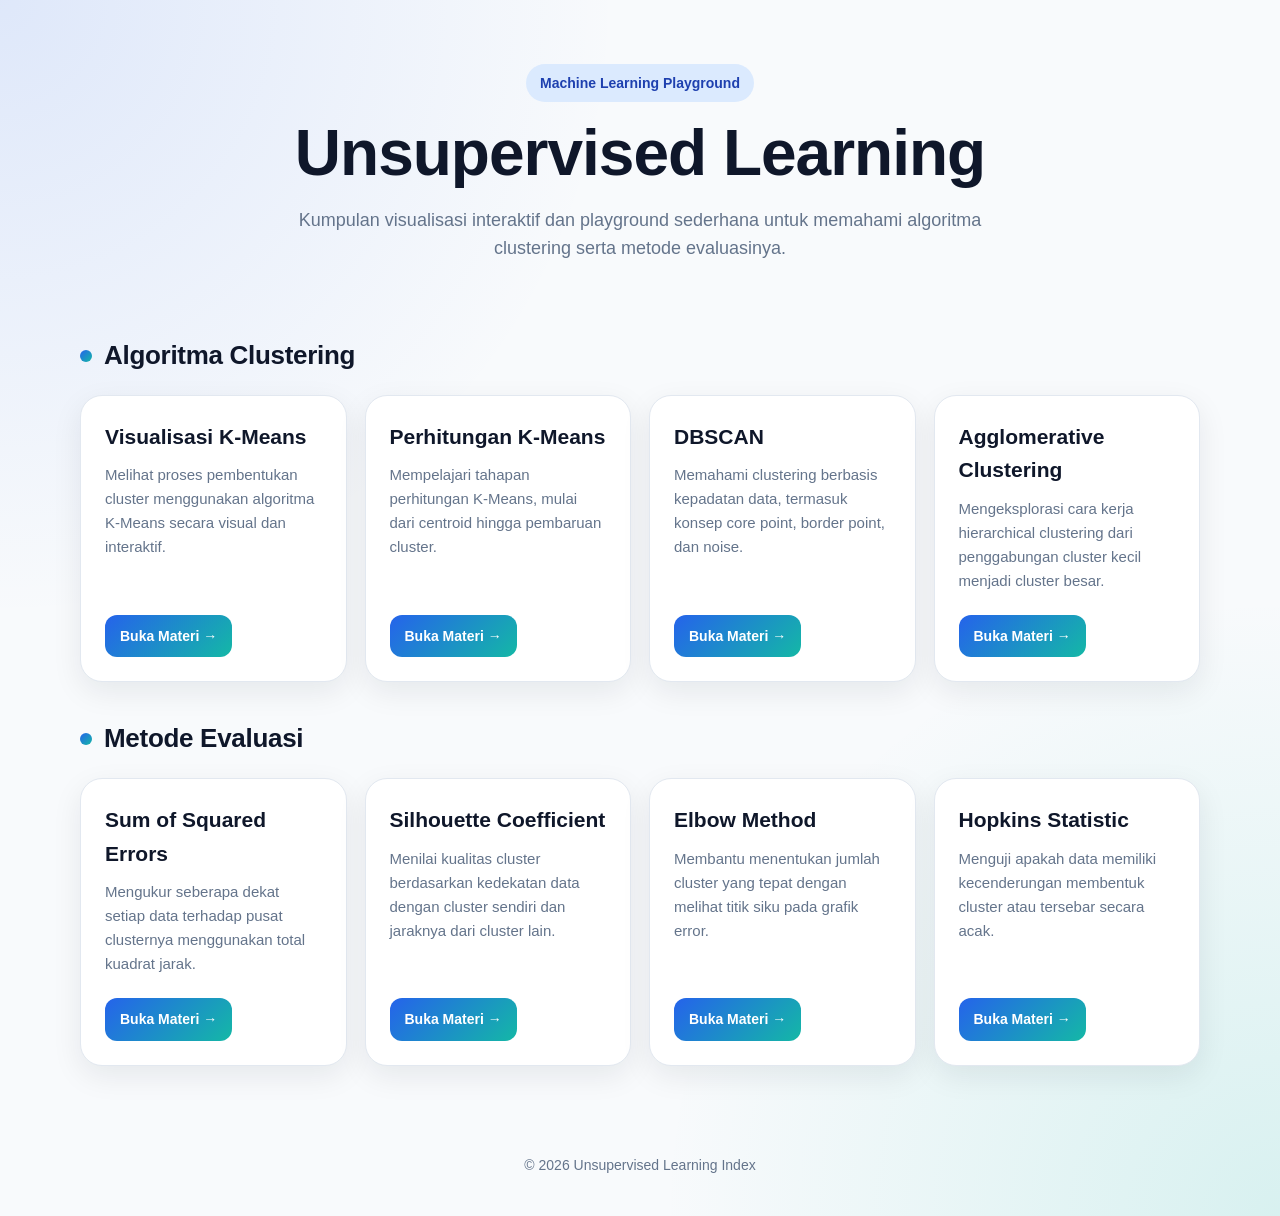
<file: index.html>
<!DOCTYPE html>
<html lang="id">
<head>
  <meta charset="UTF-8" />
  <meta name="viewport" content="width=device-width, initial-scale=1.0" />
  <title>Unsupervised Learning</title>
  <style>
    :root {
      --primary: #2563eb;
      --primary-dark: #1e40af;
      --secondary: #14b8a6;
      --bg: #f8fafc;
      --card: #ffffff;
      --text: #0f172a;
      --muted: #64748b;
      --border: #e2e8f0;
      --shadow: 0 10px 30px rgba(15, 23, 42, 0.08);
    }

    * {
      box-sizing: border-box;
      margin: 0;
      padding: 0;
    }

    body {
      font-family: Arial, Helvetica, sans-serif;
      background:
        radial-gradient(circle at top left, rgba(37, 99, 235, 0.12), transparent 35%),
        radial-gradient(circle at bottom right, rgba(20, 184, 166, 0.14), transparent 35%),
        var(--bg);
      color: var(--text);
      line-height: 1.6;
      min-height: 100vh;
    }

    header {
      padding: 64px 20px 36px;
      text-align: center;
    }

    .badge {
      display: inline-block;
      padding: 8px 14px;
      border-radius: 999px;
      background: #dbeafe;
      color: var(--primary-dark);
      font-size: 14px;
      font-weight: 700;
      margin-bottom: 18px;
    }

    h1 {
      font-size: clamp(36px, 6vw, 64px);
      line-height: 1.05;
      margin-bottom: 18px;
      letter-spacing: -1px;
    }

    .subtitle {
      max-width: 760px;
      margin: 0 auto;
      color: var(--muted);
      font-size: 18px;
    }

    main {
      width: min(1120px, 92%);
      margin: 0 auto 64px;
    }

    .section {
      margin-top: 36px;
    }

    .section-title {
      display: flex;
      align-items: center;
      gap: 12px;
      margin-bottom: 18px;
    }

    .section-title span {
      width: 12px;
      height: 12px;
      border-radius: 50%;
      background: linear-gradient(135deg, var(--primary), var(--secondary));
      flex: 0 0 auto;
    }

    h2 {
      font-size: 26px;
      letter-spacing: -0.3px;
    }

    .grid {
      display: grid;
      grid-template-columns: repeat(auto-fit, minmax(250px, 1fr));
      gap: 18px;
    }

    .card {
      background: var(--card);
      border: 1px solid var(--border);
      border-radius: 22px;
      padding: 24px;
      box-shadow: var(--shadow);
      transition: transform 0.2s ease, box-shadow 0.2s ease, border-color 0.2s ease;
      min-height: 190px;
      display: flex;
      flex-direction: column;
      justify-content: space-between;
    }

    .card:hover {
      transform: translateY(-5px);
      box-shadow: 0 16px 40px rgba(15, 23, 42, 0.12);
      border-color: rgba(37, 99, 235, 0.35);
    }

    .card h3 {
      font-size: 21px;
      margin-bottom: 10px;
      color: var(--text);
    }

    .card p {
      color: var(--muted);
      font-size: 15px;
      margin-bottom: 22px;
    }

    .card a {
      display: inline-flex;
      align-items: center;
      justify-content: center;
      width: fit-content;
      gap: 8px;
      padding: 10px 15px;
      border-radius: 12px;
      color: #ffffff;
      background: linear-gradient(135deg, var(--primary), var(--secondary));
      text-decoration: none;
      font-weight: 700;
      font-size: 14px;
      transition: opacity 0.2s ease, transform 0.2s ease;
    }

    .card a:hover {
      opacity: 0.92;
      transform: scale(1.02);
    }

    .wide-card {
      grid-column: 1 / -1;
      min-height: 150px;
    }

    footer {
      text-align: center;
      color: var(--muted);
      font-size: 14px;
      padding: 24px 20px 40px;
    }

    @media (max-width: 640px) {
      header {
        padding-top: 44px;
      }

      .card {
        padding: 20px;
      }
    }
  </style>
</head>
<body>
  <header>
    <div class="badge">Machine Learning Playground</div>
    <h1>Unsupervised Learning</h1>
    <p class="subtitle">
      Kumpulan visualisasi interaktif dan playground sederhana untuk memahami algoritma clustering serta metode evaluasinya.
    </p>
  </header>

  <main>
    <section class="section" aria-labelledby="algorithm-title">
      <div class="section-title">
        <span></span>
        <h2 id="algorithm-title">Algoritma Clustering</h2>
      </div>

      <div class="grid">
        <article class="card">
          <div>
            <h3>Visualisasi K-Means</h3>
            <p>Melihat proses pembentukan cluster menggunakan algoritma K-Means secara visual dan interaktif.</p>
          </div>
          <a href="https://aazmhafidz09.github.io/clustering/K-means.html" target="_blank" rel="noopener noreferrer">Buka Materi →</a>
        </article>

        <article class="card">
          <div>
            <h3>Perhitungan K-Means</h3>
            <p>Mempelajari tahapan perhitungan K-Means, mulai dari centroid hingga pembaruan cluster.</p>
          </div>
          <a href="https://aazmhafidz09.github.io/clustering/calculation.html" target="_blank" rel="noopener noreferrer">Buka Materi →</a>
        </article>

        <article class="card">
          <div>
            <h3>DBSCAN</h3>
            <p>Memahami clustering berbasis kepadatan data, termasuk konsep core point, border point, dan noise.</p>
          </div>
          <a href="https://www.naftaliharris.com/blog/visualizing-dbscan-clustering/" target="_blank" rel="noopener noreferrer">Buka Materi →</a>
        </article>

        <article class="card">
          <div>
            <h3>Agglomerative Clustering</h3>
            <p>Mengeksplorasi cara kerja hierarchical clustering dari penggabungan cluster kecil menjadi cluster besar.</p>
          </div>
          <a href="https://aazmhafidz09.github.io/clustering/agglomerative_hierarchical_clustering_playground" target="_blank" rel="noopener noreferrer">Buka Materi →</a>
        </article>
      </div>
    </section>

    <section class="section" aria-labelledby="evaluation-title">
      <div class="section-title">
        <span></span>
        <h2 id="evaluation-title">Metode Evaluasi</h2>
      </div>

      <div class="grid">
        <article class="card">
          <div>
            <h3>Sum of Squared Errors</h3>
            <p>Mengukur seberapa dekat setiap data terhadap pusat clusternya menggunakan total kuadrat jarak.</p>
          </div>
          <a href="https://aazmhafidz09.github.io/clustering/SEE.html" target="_blank" rel="noopener noreferrer">Buka Materi →</a>
        </article>

        <article class="card">
          <div>
            <h3>Silhouette Coefficient</h3>
            <p>Menilai kualitas cluster berdasarkan kedekatan data dengan cluster sendiri dan jaraknya dari cluster lain.</p>
          </div>
          <a href="https://aazmhafidz09.github.io/clustering/Silhouette_Coefficient.html" target="_blank" rel="noopener noreferrer">Buka Materi →</a>
        </article>

        <article class="card">
          <div>
            <h3>Elbow Method</h3>
            <p>Membantu menentukan jumlah cluster yang tepat dengan melihat titik siku pada grafik error.</p>
          </div>
          <a href="https://aazmhafidz09.github.io/clustering/Elbow_Method.html" target="_blank" rel="noopener noreferrer">Buka Materi →</a>
        </article>

        <article class="card">
          <div>
            <h3>Hopkins Statistic</h3>
            <p>Menguji apakah data memiliki kecenderungan membentuk cluster atau tersebar secara acak.</p>
          </div>
          <a href="https://aazmhafidz09.github.io/clustering/hopkins_statistic_playground.html" target="_blank" rel="noopener noreferrer">Buka Materi →</a>
        </article>
      </div>
    </section>
  </main>

  <footer>
    <p>© 2026 Unsupervised Learning Index</p>
  </footer>
</body>
</html>
</file>
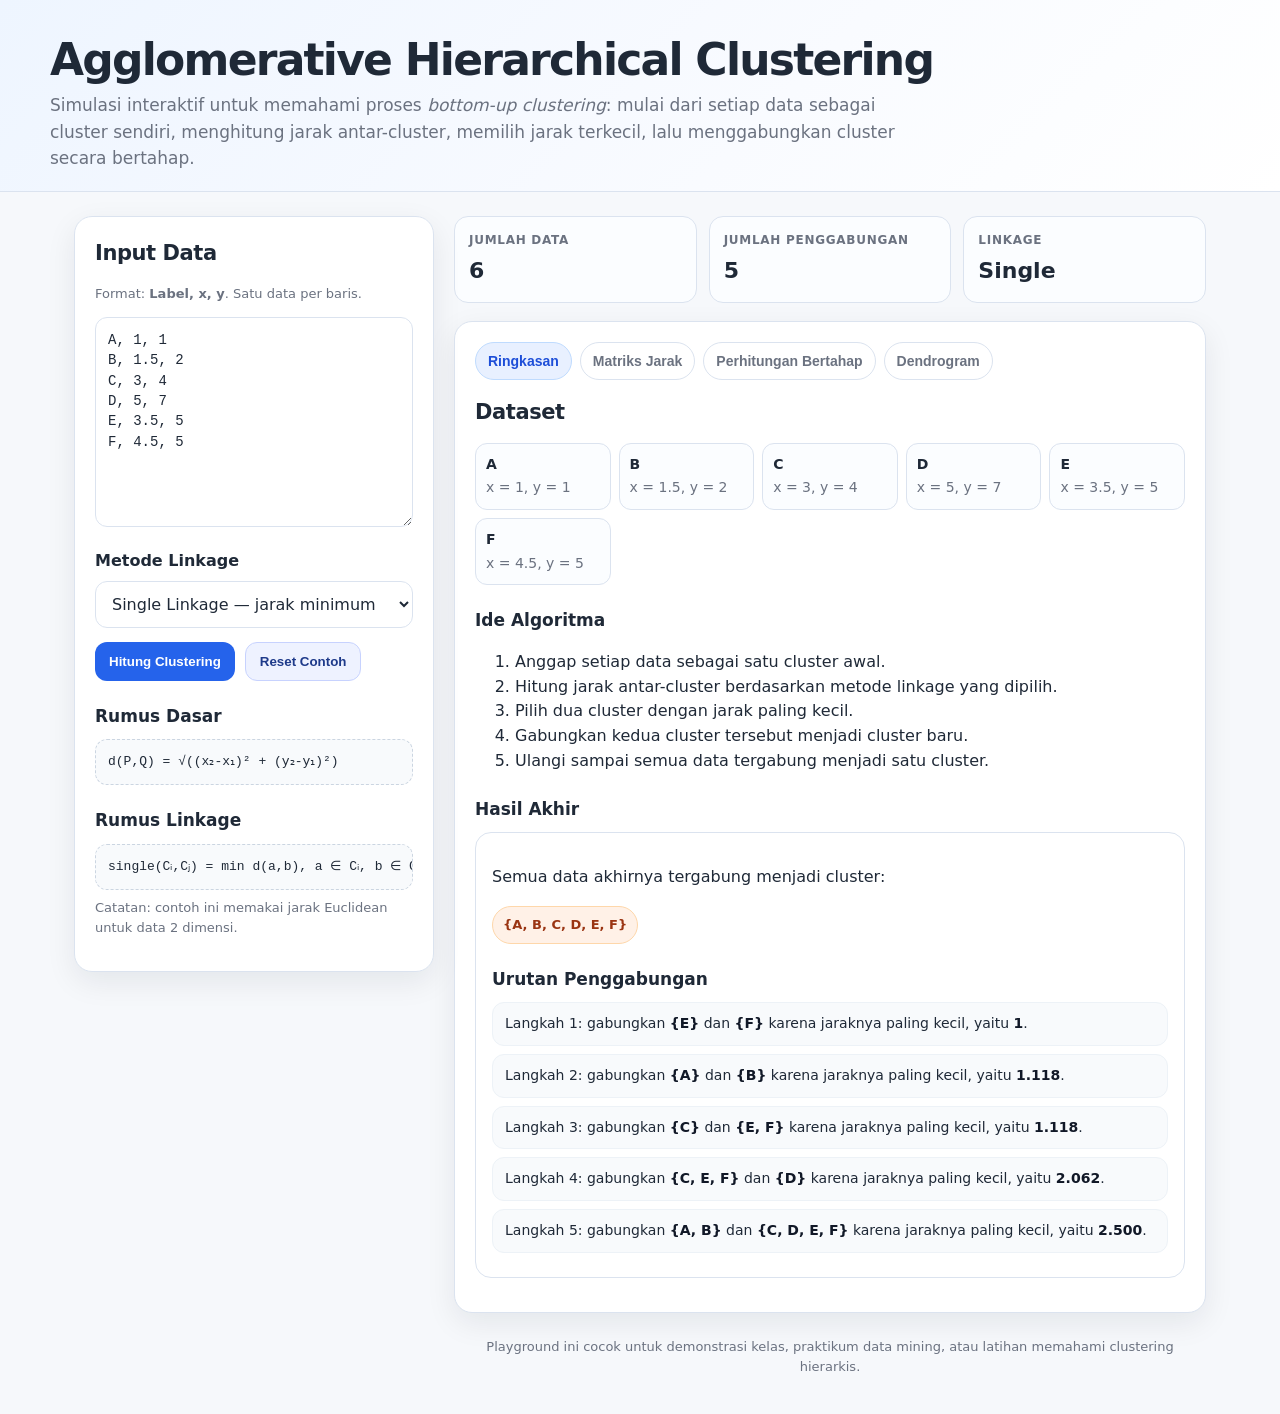
<file: agglomerative_hierarchical_clustering_playground.html>
<!DOCTYPE html>
<html lang="id">
<head>
  <meta charset="UTF-8" />
  <meta name="viewport" content="width=device-width, initial-scale=1.0" />
  <title>Agglomerative Hierarchical Clustering</title>
  <style>
    :root {
      --bg: #f6f8fb;
      --card: #ffffff;
      --ink: #1f2937;
      --muted: #6b7280;
      --line: #dbe3ef;
      --blue: #2563eb;
      --blue-soft: #e8f0ff;
      --green: #16a34a;
      --green-soft: #e9f8ef;
      --orange: #ea580c;
      --orange-soft: #fff1e7;
      --shadow: 0 10px 30px rgba(15, 23, 42, 0.08);
      --radius: 18px;
    }

    * {
      box-sizing: border-box;
    }

    body {
      margin: 0;
      font-family: Inter, ui-sans-serif, system-ui, -apple-system, BlinkMacSystemFont, "Segoe UI", sans-serif;
      background: var(--bg);
      color: var(--ink);
      line-height: 1.55;
    }

    header {
      padding: 36px 24px 20px;
      background: linear-gradient(135deg, #eef5ff 0%, #f9fbff 60%, #ffffff 100%);
      border-bottom: 1px solid var(--line);
    }

    .header-wrap {
      max-width: 1180px;
      margin: 0 auto;
    }

    h1 {
      margin: 0 0 8px;
      font-size: clamp(28px, 4vw, 44px);
      line-height: 1.1;
      letter-spacing: -0.04em;
    }

    .subtitle {
      margin: 0;
      max-width: 860px;
      color: var(--muted);
      font-size: 17px;
    }

    main {
      max-width: 1180px;
      margin: 0 auto;
      padding: 24px;
    }

    .grid {
      display: grid;
      grid-template-columns: 360px 1fr;
      gap: 20px;
      align-items: start;
    }

    @media (max-width: 900px) {
      .grid {
        grid-template-columns: 1fr;
      }
    }

    .card {
      background: var(--card);
      border: 1px solid var(--line);
      border-radius: var(--radius);
      box-shadow: var(--shadow);
      padding: 20px;
    }

    .sticky {
      position: sticky;
      top: 16px;
    }

    h2 {
      margin: 0 0 14px;
      font-size: 21px;
      letter-spacing: -0.02em;
    }

    h3 {
      margin: 22px 0 10px;
      font-size: 17px;
    }

    label {
      display: block;
      font-weight: 700;
      margin: 14px 0 7px;
    }

    textarea,
    select,
    input[type="range"] {
      width: 100%;
    }

    textarea,
    select {
      border: 1px solid var(--line);
      border-radius: 12px;
      padding: 12px;
      font: inherit;
      background: #fff;
      color: var(--ink);
      outline: none;
    }

    textarea {
      min-height: 210px;
      resize: vertical;
      font-family: ui-monospace, SFMono-Regular, Menlo, Monaco, Consolas, "Liberation Mono", monospace;
      font-size: 14px;
      line-height: 1.45;
    }

    textarea:focus,
    select:focus {
      border-color: var(--blue);
      box-shadow: 0 0 0 3px rgba(37, 99, 235, 0.12);
    }

    button {
      border: 0;
      border-radius: 12px;
      padding: 11px 14px;
      font-weight: 800;
      cursor: pointer;
      background: var(--blue);
      color: white;
      transition: transform 0.1s ease, box-shadow 0.1s ease;
    }

    button:hover {
      transform: translateY(-1px);
      box-shadow: 0 8px 16px rgba(37, 99, 235, 0.2);
    }

    button.secondary {
      background: #eef2ff;
      color: #1e3a8a;
      border: 1px solid #c7d2fe;
    }

    .button-row {
      display: flex;
      gap: 10px;
      margin-top: 14px;
      flex-wrap: wrap;
    }

    .note {
      font-size: 13px;
      color: var(--muted);
      margin-top: 8px;
    }

    .formula {
      background: #f8fafc;
      border: 1px dashed #cbd5e1;
      padding: 12px;
      border-radius: 12px;
      font-family: ui-monospace, SFMono-Regular, Menlo, Monaco, Consolas, "Liberation Mono", monospace;
      font-size: 13px;
      overflow-x: auto;
      white-space: nowrap;
    }

    .tabs {
      display: flex;
      gap: 8px;
      flex-wrap: wrap;
      margin-bottom: 16px;
    }

    .tab {
      padding: 10px 12px;
      border-radius: 999px;
      border: 1px solid var(--line);
      background: #fff;
      color: var(--muted);
      cursor: pointer;
      font-weight: 800;
      font-size: 14px;
    }

    .tab.active {
      background: var(--blue-soft);
      color: #1d4ed8;
      border-color: #bfdbfe;
    }

    .panel {
      display: none;
    }

    .panel.active {
      display: block;
    }

    .alert {
      display: none;
      margin-top: 12px;
      background: #fef2f2;
      color: #991b1b;
      border: 1px solid #fecaca;
      padding: 11px 12px;
      border-radius: 12px;
      font-size: 14px;
    }

    .summary {
      display: grid;
      grid-template-columns: repeat(3, minmax(0, 1fr));
      gap: 12px;
      margin-bottom: 18px;
    }

    @media (max-width: 760px) {
      .summary {
        grid-template-columns: 1fr;
      }
    }

    .mini-card {
      border: 1px solid var(--line);
      background: #fbfdff;
      border-radius: 14px;
      padding: 14px;
    }

    .mini-card .label {
      margin: 0 0 4px;
      font-size: 12px;
      color: var(--muted);
      font-weight: 800;
      text-transform: uppercase;
      letter-spacing: 0.06em;
    }

    .mini-card .value {
      margin: 0;
      font-size: 22px;
      font-weight: 900;
    }

    .table-wrap {
      overflow: auto;
      border: 1px solid var(--line);
      border-radius: 14px;
    }

    table {
      width: 100%;
      border-collapse: collapse;
      min-width: 560px;
      background: white;
    }

    th,
    td {
      padding: 10px 12px;
      border-bottom: 1px solid var(--line);
      border-right: 1px solid var(--line);
      text-align: left;
      vertical-align: top;
      font-size: 14px;
    }

    th:last-child,
    td:last-child {
      border-right: 0;
    }

    tr:last-child td {
      border-bottom: 0;
    }

    th {
      background: #f8fafc;
      font-weight: 900;
    }

    td.num,
    th.num {
      text-align: right;
      font-variant-numeric: tabular-nums;
    }

    .highlight {
      background: var(--green-soft) !important;
      color: #14532d;
      font-weight: 900;
    }

    .cluster-list {
      display: flex;
      flex-wrap: wrap;
      gap: 8px;
      margin: 8px 0 0;
    }

    .pill {
      display: inline-flex;
      align-items: center;
      gap: 6px;
      padding: 8px 10px;
      background: #f8fafc;
      border: 1px solid var(--line);
      border-radius: 999px;
      font-size: 13px;
      font-weight: 800;
    }

    .pill.merge {
      background: var(--orange-soft);
      border-color: #fed7aa;
      color: #9a3412;
    }

    .step-box {
      border: 1px solid var(--line);
      border-radius: 16px;
      padding: 16px;
      margin-bottom: 14px;
      background: #ffffff;
    }

    .step-head {
      display: flex;
      justify-content: space-between;
      gap: 12px;
      align-items: flex-start;
      margin-bottom: 10px;
    }

    .step-title {
      font-weight: 900;
      font-size: 17px;
    }

    .badge {
      display: inline-flex;
      align-items: center;
      padding: 5px 9px;
      border-radius: 999px;
      font-size: 12px;
      font-weight: 900;
      background: var(--blue-soft);
      color: #1d4ed8;
      white-space: nowrap;
    }

    .calc-line {
      margin: 8px 0;
      padding: 10px 12px;
      border-radius: 12px;
      background: #f8fafc;
      border: 1px solid #edf2f7;
      font-size: 14px;
      overflow-x: auto;
    }

    .calc-line strong {
      color: #111827;
    }

    .slider-box {
      display: grid;
      grid-template-columns: 1fr auto;
      gap: 12px;
      align-items: center;
      padding: 14px;
      background: #f8fafc;
      border: 1px solid var(--line);
      border-radius: 14px;
      margin-bottom: 14px;
    }

    .dendrogram-wrap {
      overflow-x: auto;
      border: 1px solid var(--line);
      border-radius: 16px;
      background: #fff;
      padding: 12px;
    }

    svg {
      display: block;
      min-width: 680px;
      height: 360px;
    }

    .axis-label {
      font-size: 12px;
      fill: #6b7280;
    }

    .leaf-label {
      font-size: 13px;
      fill: #111827;
      font-weight: 800;
    }

    .tree-line {
      stroke: #1f2937;
      stroke-width: 2;
      fill: none;
    }

    .tree-line.future {
      stroke: #cbd5e1;
      stroke-dasharray: 4 4;
    }

    .dot {
      fill: #2563eb;
    }

    .dot.future {
      fill: #cbd5e1;
    }

    .dataset-preview {
      display: grid;
      grid-template-columns: repeat(auto-fit, minmax(130px, 1fr));
      gap: 8px;
    }

    .point-card {
      padding: 10px;
      border-radius: 12px;
      border: 1px solid var(--line);
      background: #fbfdff;
      font-size: 14px;
    }

    .point-card strong {
      display: block;
      margin-bottom: 2px;
    }

    .muted {
      color: var(--muted);
    }

    .footer-note {
      margin-top: 24px;
      color: var(--muted);
      font-size: 13px;
      text-align: center;
    }
  </style>
</head>
<body>
  <header>
    <div class="header-wrap">
      <h1>Agglomerative Hierarchical Clustering</h1>
      <p class="subtitle">
        Simulasi interaktif untuk memahami proses <em>bottom-up clustering</em>: mulai dari setiap data sebagai cluster sendiri, menghitung jarak antar-cluster, memilih jarak terkecil, lalu menggabungkan cluster secara bertahap.
      </p>
    </div>
  </header>

  <main>
    <div class="grid">
      <aside class="card sticky">
        <h2>Input Data</h2>
        <p class="note">Format: <strong>Label, x, y</strong>. Satu data per baris.</p>
        <textarea id="dataInput">A, 1, 1
B, 1.5, 2
C, 3, 4
D, 5, 7
E, 3.5, 5
F, 4.5, 5</textarea>

        <label for="linkageSelect">Metode Linkage</label>
        <select id="linkageSelect">
          <option value="single">Single Linkage — jarak minimum</option>
          <option value="complete">Complete Linkage — jarak maksimum</option>
          <option value="average">Average Linkage — rata-rata jarak</option>
        </select>

        <div class="button-row">
          <button id="runBtn">Hitung Clustering</button>
          <button class="secondary" id="resetBtn">Reset Contoh</button>
        </div>

        <div id="errorBox" class="alert"></div>

        <h3>Rumus Dasar</h3>
        <div class="formula">
          d(P,Q) = √((x₂-x₁)² + (y₂-y₁)²)
        </div>

        <h3>Rumus Linkage</h3>
        <div class="formula" id="linkageFormula">
          single(Cᵢ,Cⱼ) = min d(a,b), a ∈ Cᵢ, b ∈ Cⱼ
        </div>

        <p class="note">
          Catatan: contoh ini memakai jarak Euclidean untuk data 2 dimensi.
        </p>
      </aside>

      <section>
        <div class="summary" id="summary"></div>

        <div class="card">
          <div class="tabs">
            <button class="tab active" data-tab="overview">Ringkasan</button>
            <button class="tab" data-tab="matrix">Matriks Jarak</button>
            <button class="tab" data-tab="steps">Perhitungan Bertahap</button>
            <button class="tab" data-tab="dendrogram">Dendrogram</button>
          </div>

          <div id="overview" class="panel active">
            <h2>Dataset</h2>
            <div id="datasetPreview" class="dataset-preview"></div>

            <h3>Ide Algoritma</h3>
            <ol>
              <li>Anggap setiap data sebagai satu cluster awal.</li>
              <li>Hitung jarak antar-cluster berdasarkan metode linkage yang dipilih.</li>
              <li>Pilih dua cluster dengan jarak paling kecil.</li>
              <li>Gabungkan kedua cluster tersebut menjadi cluster baru.</li>
              <li>Ulangi sampai semua data tergabung menjadi satu cluster.</li>
            </ol>

            <h3>Hasil Akhir</h3>
            <div id="finalResult" class="step-box"></div>
          </div>

          <div id="matrix" class="panel">
            <h2>Matriks Jarak Antar-Data Awal</h2>
            <p class="muted">Matriks ini dihitung menggunakan jarak Euclidean antar-titik sebelum proses penggabungan cluster.</p>
            <div id="distanceMatrix"></div>
          </div>

          <div id="steps" class="panel">
            <h2>Perhitungan Bertahap</h2>
            <div class="slider-box">
              <div>
                <strong>Lihat sampai langkah ke-<span id="stepLabel">1</span></strong>
                <div class="note">Geser untuk memperlihatkan proses clustering bertahap.</div>
              </div>
              <input id="stepSlider" type="range" min="1" max="1" value="1" />
            </div>
            <div id="stepsContainer"></div>
          </div>

          <div id="dendrogram" class="panel">
            <h2>Dendrogram Sederhana</h2>
            <p class="muted">Garis yang lebih tinggi menunjukkan penggabungan pada jarak yang lebih besar. Garis putus-putus berarti langkah setelah posisi slider.</p>
            <div class="slider-box">
              <div>
                <strong>Dendrogram sampai langkah ke-<span id="dendroStepLabel">1</span></strong>
                <div class="note">Slider ini sama dengan slider pada tab perhitungan.</div>
              </div>
              <input id="dendroSlider" type="range" min="1" max="1" value="1" />
            </div>
            <div class="dendrogram-wrap">
              <svg id="dendrogramSvg" viewBox="0 0 760 360" role="img" aria-label="Dendrogram hasil hierarchical clustering"></svg>
            </div>
          </div>
        </div>

        <p class="footer-note">Playground ini cocok untuk demonstrasi kelas, praktikum data mining, atau latihan memahami clustering hierarkis.</p>
      </section>
    </div>
  </main>

  <script>
    const defaultData = `A, 1, 1
B, 1.5, 2
C, 3, 4
D, 5, 7
E, 3.5, 5
F, 4.5, 5`;

    const dataInput = document.getElementById("dataInput");
    const linkageSelect = document.getElementById("linkageSelect");
    const linkageFormula = document.getElementById("linkageFormula");
    const runBtn = document.getElementById("runBtn");
    const resetBtn = document.getElementById("resetBtn");
    const errorBox = document.getElementById("errorBox");
    const summary = document.getElementById("summary");
    const datasetPreview = document.getElementById("datasetPreview");
    const distanceMatrix = document.getElementById("distanceMatrix");
    const finalResult = document.getElementById("finalResult");
    const stepsContainer = document.getElementById("stepsContainer");
    const stepSlider = document.getElementById("stepSlider");
    const stepLabel = document.getElementById("stepLabel");
    const dendroSlider = document.getElementById("dendroSlider");
    const dendroStepLabel = document.getElementById("dendroStepLabel");
    const dendrogramSvg = document.getElementById("dendrogramSvg");

    let currentResult = null;

    function round(value, digits = 3) {
      return Number.parseFloat(value).toFixed(digits).replace(/\.000$/, "");
    }

    function clusterName(cluster) {
      return `{${cluster.points.map(p => p.label).join(", ")}}`;
    }

    function parseData(text) {
      const lines = text.split("\n").map(line => line.trim()).filter(Boolean);
      if (lines.length < 2) {
        throw new Error("Minimal harus ada 2 data.");
      }

      const labels = new Set();
      const points = lines.map((line, index) => {
        const parts = line.split(",").map(part => part.trim());
        if (parts.length !== 3) {
          throw new Error(`Baris ${index + 1} harus berformat: Label, x, y`);
        }

        const label = parts[0];
        const x = Number(parts[1]);
        const y = Number(parts[2]);

        if (!label) throw new Error(`Label pada baris ${index + 1} tidak boleh kosong.`);
        if (labels.has(label)) throw new Error(`Label '${label}' muncul lebih dari satu kali.`);
        if (!Number.isFinite(x) || !Number.isFinite(y)) {
          throw new Error(`Nilai x dan y pada baris ${index + 1} harus berupa angka.`);
        }

        labels.add(label);
        return { label, x, y, leafIndex: index };
      });

      return points;
    }

    function euclidean(a, b) {
      return Math.sqrt((b.x - a.x) ** 2 + (b.y - a.y) ** 2);
    }

    function pairDistanceDetails(clusterA, clusterB) {
      const details = [];
      for (const p of clusterA.points) {
        for (const q of clusterB.points) {
          details.push({
            from: p.label,
            to: q.label,
            distance: euclidean(p, q)
          });
        }
      }
      return details;
    }

    function clusterDistance(clusterA, clusterB, linkage) {
      const details = pairDistanceDetails(clusterA, clusterB);
      const values = details.map(d => d.distance);
      let distance;
      let operation;

      if (linkage === "single") {
        distance = Math.min(...values);
        operation = "min";
      } else if (linkage === "complete") {
        distance = Math.max(...values);
        operation = "max";
      } else {
        distance = values.reduce((sum, value) => sum + value, 0) / values.length;
        operation = "rata-rata";
      }

      return { distance, details, operation };
    }

    function makeInitialClusters(points) {
      return points.map((point, index) => ({
        id: `leaf-${point.label}`,
        points: [point],
        height: 0,
        left: null,
        right: null,
        step: 0,
        leafIndex: index
      }));
    }

    function cloneClusters(clusters) {
      return clusters.map(cluster => ({ ...cluster, points: [...cluster.points] }));
    }

    function runAgglomerative(points, linkage) {
      let clusters = makeInitialClusters(points);
      const steps = [];
      let stepNumber = 1;

      while (clusters.length > 1) {
        const candidates = [];

        for (let i = 0; i < clusters.length; i++) {
          for (let j = i + 1; j < clusters.length; j++) {
            const result = clusterDistance(clusters[i], clusters[j], linkage);
            candidates.push({
              i,
              j,
              clusterA: clusters[i],
              clusterB: clusters[j],
              distance: result.distance,
              details: result.details,
              operation: result.operation
            });
          }
        }

        candidates.sort((a, b) => a.distance - b.distance || clusterName(a.clusterA).localeCompare(clusterName(b.clusterA)));
        const chosen = candidates[0];
        const beforeClusters = cloneClusters(clusters);

        const newCluster = {
          id: `merge-${stepNumber}`,
          points: [...chosen.clusterA.points, ...chosen.clusterB.points].sort((a, b) => a.leafIndex - b.leafIndex),
          height: chosen.distance,
          left: chosen.clusterA,
          right: chosen.clusterB,
          step: stepNumber,
          leafIndex: Math.min(chosen.clusterA.leafIndex, chosen.clusterB.leafIndex)
        };

        const removeIds = new Set([chosen.clusterA.id, chosen.clusterB.id]);
        clusters = clusters.filter(cluster => !removeIds.has(cluster.id));
        clusters.push(newCluster);
        clusters.sort((a, b) => a.leafIndex - b.leafIndex);

        steps.push({
          number: stepNumber,
          beforeClusters,
          allCandidates: candidates,
          chosen,
          newCluster,
          afterClusters: cloneClusters(clusters)
        });

        stepNumber++;
      }

      return {
        points,
        linkage,
        steps,
        root: clusters[0]
      };
    }

    function renderSummary(result) {
      summary.innerHTML = `
        <div class="mini-card">
          <p class="label">Jumlah Data</p>
          <p class="value">${result.points.length}</p>
        </div>
        <div class="mini-card">
          <p class="label">Jumlah Penggabungan</p>
          <p class="value">${result.steps.length}</p>
        </div>
        <div class="mini-card">
          <p class="label">Linkage</p>
          <p class="value">${linkageLabel(result.linkage)}</p>
        </div>
      `;
    }

    function linkageLabel(linkage) {
      if (linkage === "single") return "Single";
      if (linkage === "complete") return "Complete";
      return "Average";
    }

    function updateFormula() {
      const linkage = linkageSelect.value;
      if (linkage === "single") {
        linkageFormula.textContent = "single(Cᵢ,Cⱼ) = min d(a,b), a ∈ Cᵢ, b ∈ Cⱼ";
      } else if (linkage === "complete") {
        linkageFormula.textContent = "complete(Cᵢ,Cⱼ) = max d(a,b), a ∈ Cᵢ, b ∈ Cⱼ";
      } else {
        linkageFormula.textContent = "average(Cᵢ,Cⱼ) = Σ d(a,b) / jumlah pasangan, a ∈ Cᵢ, b ∈ Cⱼ";
      }
    }

    function renderDataset(points) {
      datasetPreview.innerHTML = points.map(point => `
        <div class="point-card">
          <strong>${point.label}</strong>
          <span class="muted">x = ${point.x}, y = ${point.y}</span>
        </div>
      `).join("");
    }

    function renderInitialMatrix(points) {
      let html = `<div class="table-wrap"><table><thead><tr><th>Data</th>`;
      for (const point of points) html += `<th class="num">${point.label}</th>`;
      html += `</tr></thead><tbody>`;

      for (let i = 0; i < points.length; i++) {
        html += `<tr><th>${points[i].label}</th>`;
        for (let j = 0; j < points.length; j++) {
          if (i === j) {
            html += `<td class="num">0</td>`;
          } else if (j < i) {
            html += `<td class="num muted">—</td>`;
          } else {
            html += `<td class="num">${round(euclidean(points[i], points[j]))}</td>`;
          }
        }
        html += `</tr>`;
      }

      html += `</tbody></table></div>`;
      distanceMatrix.innerHTML = html;
    }

    function renderFinalResult(result) {
      const sequence = result.steps.map(step => `
        <div class="calc-line">
          Langkah ${step.number}: gabungkan <strong>${clusterName(step.chosen.clusterA)}</strong> dan <strong>${clusterName(step.chosen.clusterB)}</strong> karena jaraknya paling kecil, yaitu <strong>${round(step.chosen.distance)}</strong>.
        </div>
      `).join("");

      finalResult.innerHTML = `
        <p>Semua data akhirnya tergabung menjadi cluster:</p>
        <div class="cluster-list">
          <span class="pill merge">${clusterName(result.root)}</span>
        </div>
        <h3>Urutan Penggabungan</h3>
        ${sequence}
      `;
    }

    function calculationText(candidate, linkage) {
      const values = candidate.details.map(item => `d(${item.from},${item.to})=${round(item.distance)}`);
      if (linkage === "single") {
        return `${values.join(", ")} → min = ${round(candidate.distance)}`;
      }
      if (linkage === "complete") {
        return `${values.join(", ")} → max = ${round(candidate.distance)}`;
      }
      const sum = candidate.details.reduce((acc, item) => acc + item.distance, 0);
      return `${values.join(", ")} → rata-rata = (${candidate.details.map(item => round(item.distance)).join(" + ")}) / ${candidate.details.length} = ${round(sum)} / ${candidate.details.length} = ${round(candidate.distance)}`;
    }

    function renderStepMatrix(step, linkage) {
      const clusters = step.beforeClusters;
      let html = `<div class="table-wrap"><table><thead><tr><th>Cluster</th>`;
      for (const cluster of clusters) html += `<th class="num">${clusterName(cluster)}</th>`;
      html += `</tr></thead><tbody>`;

      for (let i = 0; i < clusters.length; i++) {
        html += `<tr><th>${clusterName(clusters[i])}</th>`;
        for (let j = 0; j < clusters.length; j++) {
          if (i === j) {
            html += `<td class="num">0</td>`;
          } else if (j < i) {
            html += `<td class="num muted">—</td>`;
          } else {
            const result = clusterDistance(clusters[i], clusters[j], linkage);
            const isChosen = (clusters[i].id === step.chosen.clusterA.id && clusters[j].id === step.chosen.clusterB.id) ||
                             (clusters[i].id === step.chosen.clusterB.id && clusters[j].id === step.chosen.clusterA.id);
            html += `<td class="num ${isChosen ? "highlight" : ""}">${round(result.distance)}</td>`;
          }
        }
        html += `</tr>`;
      }

      html += `</tbody></table></div>`;
      return html;
    }

    function renderSteps(limit) {
      const result = currentResult;
      if (!result) return;

      const visibleSteps = result.steps.slice(0, limit);
      stepsContainer.innerHTML = visibleSteps.map(step => {
        const candidateLines = step.allCandidates.map(candidate => {
          const selected = candidate.clusterA.id === step.chosen.clusterA.id && candidate.clusterB.id === step.chosen.clusterB.id;
          return `
            <div class="calc-line ${selected ? "highlight" : ""}">
              <strong>${clusterName(candidate.clusterA)}</strong> dengan <strong>${clusterName(candidate.clusterB)}</strong>: ${calculationText(candidate, result.linkage)}
            </div>
          `;
        }).join("");

        return `
          <div class="step-box">
            <div class="step-head">
              <div>
                <div class="step-title">Langkah ${step.number}</div>
                <div class="muted">Cluster sebelum digabungkan:</div>
                <div class="cluster-list">
                  ${step.beforeClusters.map(cluster => `<span class="pill">${clusterName(cluster)}</span>`).join("")}
                </div>
              </div>
              <span class="badge">Jarak terpilih: ${round(step.chosen.distance)}</span>
            </div>

            <h3>Matriks jarak pada langkah ini</h3>
            ${renderStepMatrix(step, result.linkage)}

            <h3>Perhitungan jarak antar-cluster</h3>
            ${candidateLines}

            <h3>Cluster yang digabung</h3>
            <div class="calc-line highlight">
              Karena jarak paling kecil adalah <strong>${round(step.chosen.distance)}</strong>, maka <strong>${clusterName(step.chosen.clusterA)}</strong> dan <strong>${clusterName(step.chosen.clusterB)}</strong> digabung menjadi <strong>${clusterName(step.newCluster)}</strong>.
            </div>

            <div class="muted">Cluster setelah langkah ${step.number}:</div>
            <div class="cluster-list">
              ${step.afterClusters.map(cluster => `<span class="pill ${cluster.id === step.newCluster.id ? "merge" : ""}">${clusterName(cluster)}</span>`).join("")}
            </div>
          </div>
        `;
      }).join("");
    }

    function layoutTree(root, points, maxHeight) {
      const marginLeft = 44;
      const marginRight = 30;
      const marginTop = 24;
      const marginBottom = 52;
      const width = 760;
      const height = 360;
      const plotWidth = width - marginLeft - marginRight;
      const plotHeight = height - marginTop - marginBottom;
      const leafGap = plotWidth / Math.max(points.length - 1, 1);
      const leafX = new Map();

      points.forEach((point, index) => {
        leafX.set(point.label, marginLeft + index * leafGap);
      });

      function yScale(value) {
        if (maxHeight === 0) return height - marginBottom;
        return height - marginBottom - (value / maxHeight) * plotHeight;
      }

      function walk(node) {
        if (!node.left && !node.right) {
          const point = node.points[0];
          return {
            ...node,
            x: leafX.get(point.label),
            y: yScale(0),
            children: []
          };
        }

        const left = walk(node.left);
        const right = walk(node.right);
        return {
          ...node,
          x: (left.x + right.x) / 2,
          y: yScale(node.height),
          children: [left, right]
        };
      }

      return { tree: walk(root), yScale, width, height, marginLeft, marginBottom };
    }

    function renderDendrogram(limit) {
      const result = currentResult;
      if (!result) return;

      const maxHeight = Math.max(...result.steps.map(step => step.chosen.distance), 1);
      const { tree, yScale, width, height, marginLeft, marginBottom } = layoutTree(result.root, result.points, maxHeight);
      const elements = [];

      elements.push(`<line x1="${marginLeft}" y1="24" x2="${marginLeft}" y2="${height - marginBottom}" stroke="#cbd5e1" stroke-width="1"/>`);
      elements.push(`<text x="8" y="30" class="axis-label">jarak</text>`);
      elements.push(`<text x="8" y="${height - marginBottom}" class="axis-label">0</text>`);
      elements.push(`<text x="8" y="${yScale(maxHeight)}" class="axis-label">${round(maxHeight)}</text>`);

      function drawNode(node) {
        if (!node.children.length) {
          const label = node.points[0].label;
          elements.push(`<text x="${node.x}" y="${height - 18}" text-anchor="middle" class="leaf-label">${label}</text>`);
          elements.push(`<circle cx="${node.x}" cy="${node.y}" r="4" class="dot"/>`);
          return;
        }

        const [left, right] = node.children;
        drawNode(left);
        drawNode(right);

        const futureClass = node.step > limit ? "future" : "";
        elements.push(`<path d="M ${left.x} ${left.y} V ${node.y} H ${right.x} V ${right.y}" class="tree-line ${futureClass}"/>`);
        elements.push(`<circle cx="${node.x}" cy="${node.y}" r="4" class="dot ${futureClass}"/>`);
        elements.push(`<text x="${node.x + 8}" y="${node.y - 6}" class="axis-label">${round(node.height)}</text>`);
      }

      drawNode(tree);
      dendrogramSvg.innerHTML = elements.join("");
    }

    function syncSliders(value) {
      stepSlider.value = value;
      dendroSlider.value = value;
      stepLabel.textContent = value;
      dendroStepLabel.textContent = value;
      renderSteps(Number(value));
      renderDendrogram(Number(value));
    }

    function showError(message) {
      errorBox.textContent = message;
      errorBox.style.display = "block";
    }

    function clearError() {
      errorBox.textContent = "";
      errorBox.style.display = "none";
    }

    function calculate() {
      try {
        clearError();
        updateFormula();
        const points = parseData(dataInput.value);
        const linkage = linkageSelect.value;
        const result = runAgglomerative(points, linkage);
        currentResult = result;

        renderSummary(result);
        renderDataset(points);
        renderInitialMatrix(points);
        renderFinalResult(result);

        const maxStep = Math.max(result.steps.length, 1);
        stepSlider.max = maxStep;
        dendroSlider.max = maxStep;
        syncSliders(maxStep);
      } catch (error) {
        showError(error.message);
      }
    }

    document.querySelectorAll(".tab").forEach(tab => {
      tab.addEventListener("click", () => {
        document.querySelectorAll(".tab").forEach(item => item.classList.remove("active"));
        document.querySelectorAll(".panel").forEach(item => item.classList.remove("active"));
        tab.classList.add("active");
        document.getElementById(tab.dataset.tab).classList.add("active");
      });
    });

    linkageSelect.addEventListener("change", calculate);
    runBtn.addEventListener("click", calculate);
    resetBtn.addEventListener("click", () => {
      dataInput.value = defaultData;
      linkageSelect.value = "single";
      calculate();
    });

    stepSlider.addEventListener("input", event => syncSliders(Number(event.target.value)));
    dendroSlider.addEventListener("input", event => syncSliders(Number(event.target.value)));

    calculate();
  </script>
</body>
</html>
</file>
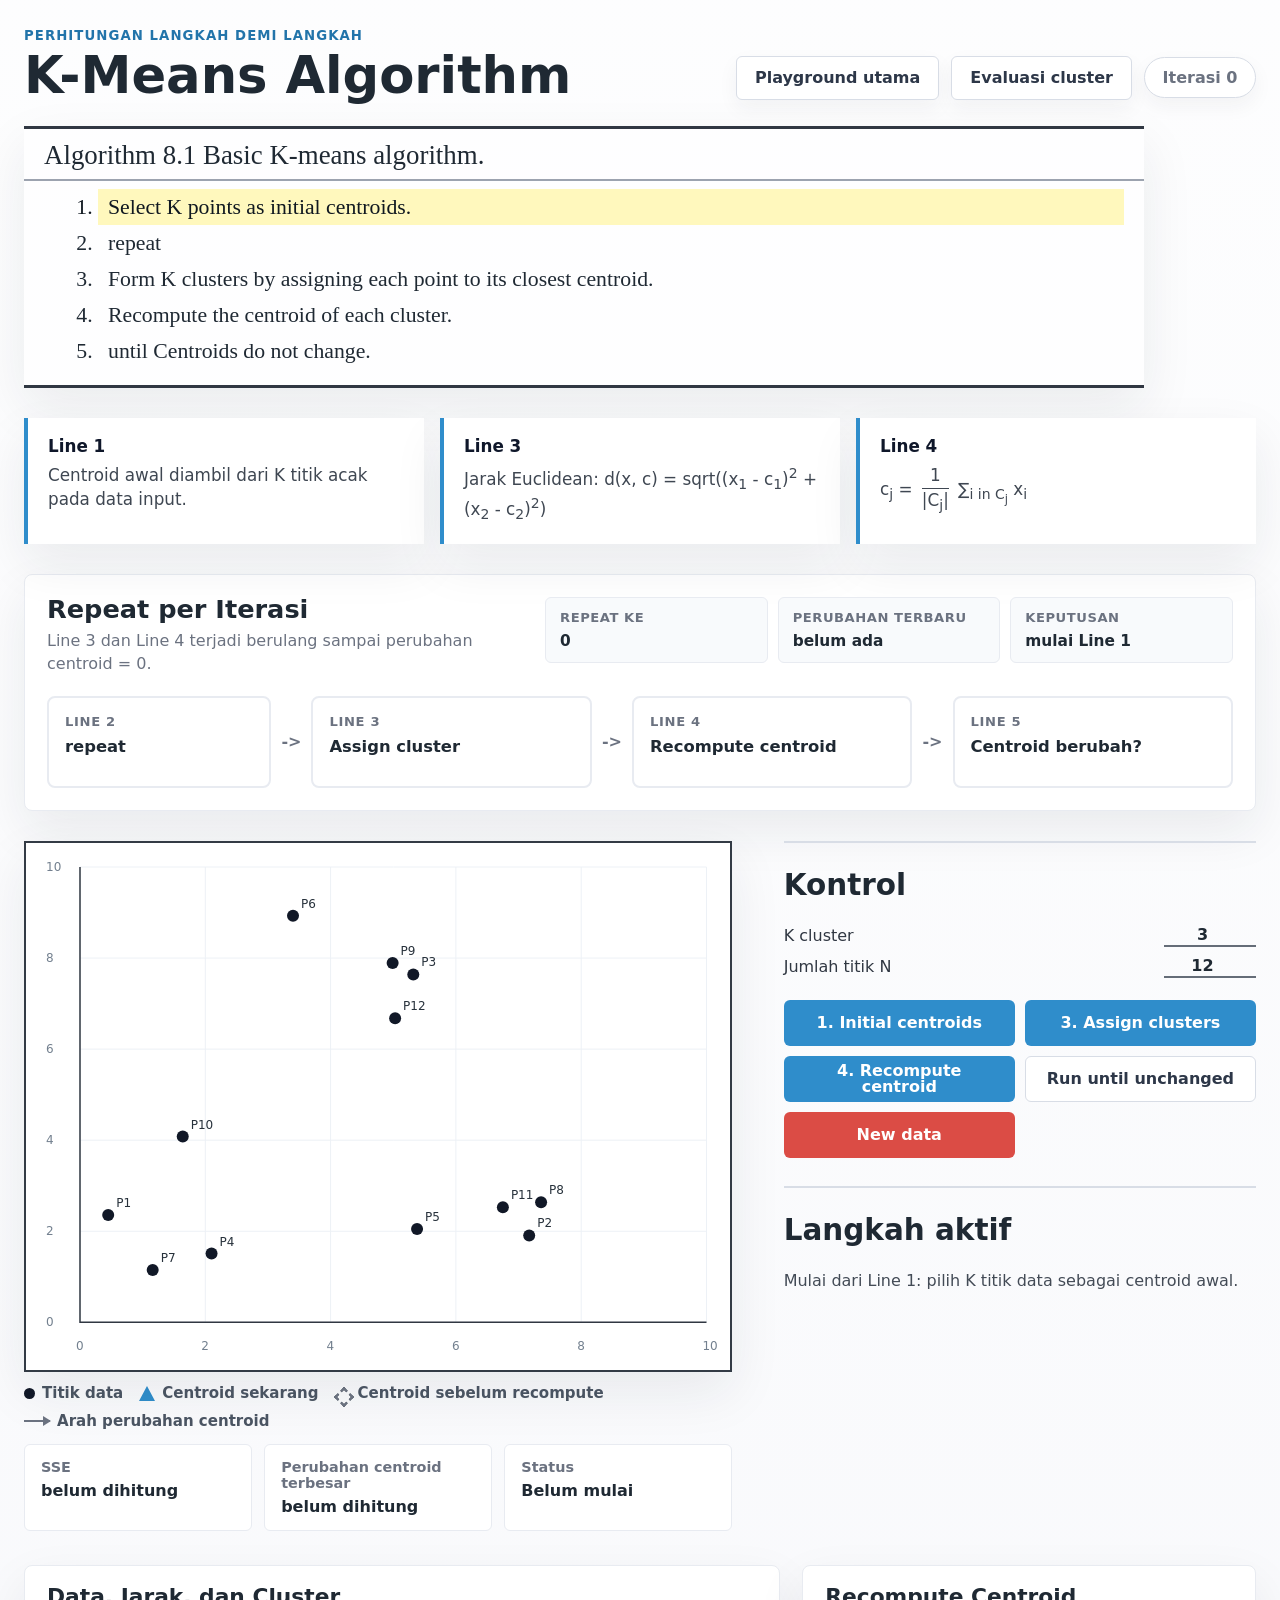
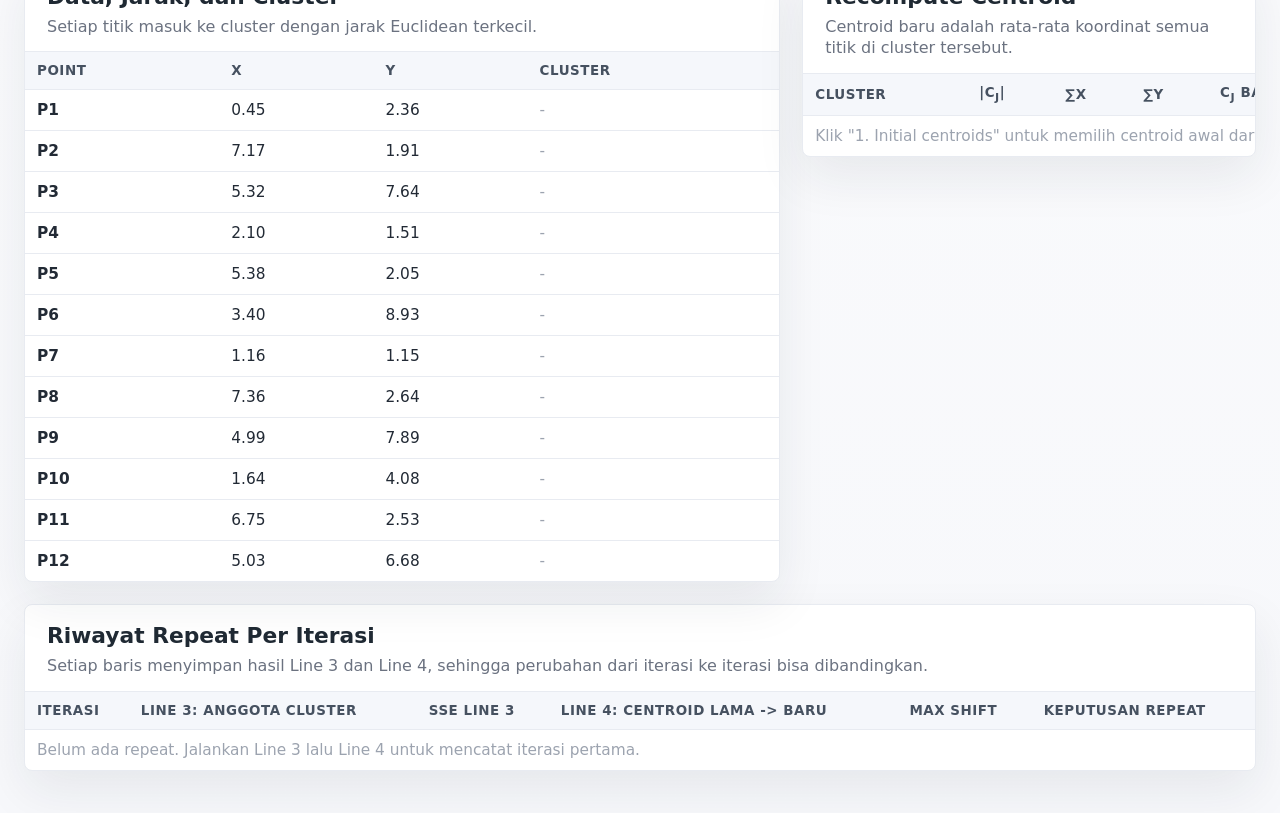
<file: calculation.html>
<!doctype html>
<html lang="id">
  <head>
    <meta charset="utf-8" />
    <meta name="viewport" content="width=device-width, initial-scale=1" />
    <title>Perhitungan K-Means</title>
    <link rel="stylesheet" href="styles.css" />
  </head>
  <body>
    <main class="page-shell calc-shell">
      <header class="topbar">
        <div>
          <p class="eyebrow">Perhitungan Langkah Demi Langkah</p>
          <h1>K-Means Algorithm</h1>
        </div>
        <nav class="page-actions" aria-label="Navigasi halaman">
          <a class="nav-button" href="index.html">Playground utama</a>
          <a class="nav-button" href="evaluation.html">Evaluasi cluster</a>
          <div class="status-pill" id="calcIterationStatus">Iterasi 0</div>
        </nav>
      </header>

      <section class="algorithm-paper" aria-label="Basic K-means algorithm">
        <div class="paper-title">Algorithm 8.1 Basic K-means algorithm.</div>
        <ol>
          <li id="algoLine1">Select K points as initial centroids.</li>
          <li id="algoLine2">repeat</li>
          <li id="algoLine3">Form K clusters by assigning each point to its closest centroid.</li>
          <li id="algoLine4">Recompute the centroid of each cluster.</li>
          <li id="algoLine5">until Centroids do not change.</li>
        </ol>
      </section>

      <section class="formula-band" aria-label="Catatan formula">
        <div>
          <strong>Line 1</strong>
          <span>Centroid awal diambil dari K titik acak pada data input.</span>
        </div>
        <div>
          <strong>Line 3</strong>
          <span>
            Jarak Euclidean:
            d(x, c) = sqrt((x<sub>1</sub> - c<sub>1</sub>)<sup>2</sup> +
            (x<sub>2</sub> - c<sub>2</sub>)<sup>2</sup>)
          </span>
        </div>
        <div>
          <strong>Line 4</strong>
          <span>
            c<sub>j</sub> =
            <span class="fraction"><span>1</span><span>|C<sub>j</sub>|</span></span>
            &sum;<sub>i in C<sub>j</sub></sub> x<sub>i</sub>
          </span>
        </div>
      </section>

      <section class="repeat-visual" aria-label="Visualisasi repeat K-Means">
        <div class="repeat-heading">
          <div>
            <h2>Repeat per Iterasi</h2>
            <p>Line 3 dan Line 4 terjadi berulang sampai perubahan centroid = 0.</p>
          </div>
          <div class="repeat-summary">
            <div>
              <span>Repeat ke</span>
              <strong id="repeatIteration">0</strong>
            </div>
            <div>
              <span>Perubahan terbaru</span>
              <strong id="latestMovement">belum ada</strong>
            </div>
            <div>
              <span>Keputusan</span>
              <strong id="repeatDecision">mulai Line 1</strong>
            </div>
          </div>
        </div>

        <div class="repeat-flow" aria-label="Alur repeat">
          <div class="repeat-node" id="repeatNode2">
            <span>Line 2</span>
            <strong>repeat</strong>
          </div>
          <div class="repeat-connector">-></div>
          <div class="repeat-node" id="repeatNode3">
            <span>Line 3</span>
            <strong>Assign cluster</strong>
          </div>
          <div class="repeat-connector">-></div>
          <div class="repeat-node" id="repeatNode4">
            <span>Line 4</span>
            <strong>Recompute centroid</strong>
          </div>
          <div class="repeat-connector">-></div>
          <div class="repeat-node" id="repeatNode5">
            <span>Line 5</span>
            <strong>Centroid berubah?</strong>
          </div>
        </div>
      </section>

      <section class="calculation-workspace" aria-label="Playground perhitungan K-Means">
        <div class="plot-column">
          <div class="canvas-frame calculation-canvas-frame">
            <canvas id="calcCanvas" width="920" height="720" aria-label="Plot perhitungan K-Means"></canvas>
          </div>
          <div class="plot-legend" aria-label="Legenda plot">
            <span><i class="legend-dot point-dot"></i> Titik data</span>
            <span><i class="legend-triangle current-centroid"></i> Centroid sekarang</span>
            <span><i class="legend-triangle previous-centroid"></i> Centroid sebelum recompute</span>
            <span><i class="legend-line"></i> Arah perubahan centroid</span>
          </div>
          <div class="metric-grid">
            <div>
              <span>SSE</span>
              <strong id="sseValue">belum dihitung</strong>
            </div>
            <div>
              <span>Perubahan centroid terbesar</span>
              <strong id="shiftValue">belum dihitung</strong>
            </div>
            <div>
              <span>Status</span>
              <strong id="convergenceStatus">Belum mulai</strong>
            </div>
          </div>
        </div>

        <aside class="side-panel calculation-side">
          <section class="data-panel">
            <h2>Kontrol</h2>
            <label class="number-field compact-field">
              <span>K cluster</span>
              <input id="kInput" type="number" min="2" max="4" value="3" />
            </label>
            <label class="number-field compact-field">
              <span>Jumlah titik N</span>
              <input id="pointInput" type="number" min="8" max="16" value="12" />
            </label>
            <div class="button-grid">
              <button class="primary-button" id="initializeButton" type="button">1. Initial centroids</button>
              <button class="primary-button" id="assignCalcButton" type="button">3. Assign clusters</button>
              <button class="primary-button" id="recomputeButton" type="button">4. Recompute centroid</button>
              <button class="ghost-button" id="runUntilButton" type="button">Run until unchanged</button>
              <button class="danger-button" id="newDataButton" type="button">New data</button>
            </div>
          </section>

          <section class="tips-panel" aria-label="Penjelasan langkah aktif">
            <h2>Langkah aktif</h2>
            <p id="activeExplanation">
              Mulai dari Line 1: pilih K titik data sebagai centroid awal.
            </p>
          </section>
        </aside>
      </section>

      <section class="tables-grid" aria-label="Tabel perhitungan K-Means">
        <div class="table-panel">
          <div class="table-heading">
            <h2>Data, Jarak, dan Cluster</h2>
            <p>Setiap titik masuk ke cluster dengan jarak Euclidean terkecil.</p>
          </div>
          <div class="table-wrap">
            <table>
              <thead id="distanceTableHead"></thead>
              <tbody id="distanceTableBody"></tbody>
            </table>
          </div>
        </div>

        <div class="table-panel">
          <div class="table-heading">
            <h2>Recompute Centroid</h2>
            <p>Centroid baru adalah rata-rata koordinat semua titik di cluster tersebut.</p>
          </div>
          <div class="table-wrap">
            <table>
              <thead>
                <tr>
                  <th>Cluster</th>
                  <th>|C<sub>j</sub>|</th>
                  <th>&sum;x</th>
                  <th>&sum;y</th>
                  <th>c<sub>j</sub> baru</th>
                  <th>Shift</th>
                </tr>
              </thead>
              <tbody id="centroidTableBody"></tbody>
            </table>
          </div>
        </div>
      </section>

      <section class="table-panel history-panel" aria-label="Riwayat repeat per iterasi">
        <div class="table-heading">
          <h2>Riwayat Repeat Per Iterasi</h2>
          <p>
            Setiap baris menyimpan hasil Line 3 dan Line 4, sehingga perubahan dari
            iterasi ke iterasi bisa dibandingkan.
          </p>
        </div>
        <div class="table-wrap">
          <table class="history-table">
            <thead>
              <tr>
                <th>Iterasi</th>
                <th>Line 3: anggota cluster</th>
                <th>SSE Line 3</th>
                <th>Line 4: centroid lama -> baru</th>
                <th>Max shift</th>
                <th>Keputusan repeat</th>
              </tr>
            </thead>
            <tbody id="historyTableBody"></tbody>
          </table>
        </div>
      </section>
    </main>

    <script src="calculation.js"></script>
  </body>
</html>
</file>
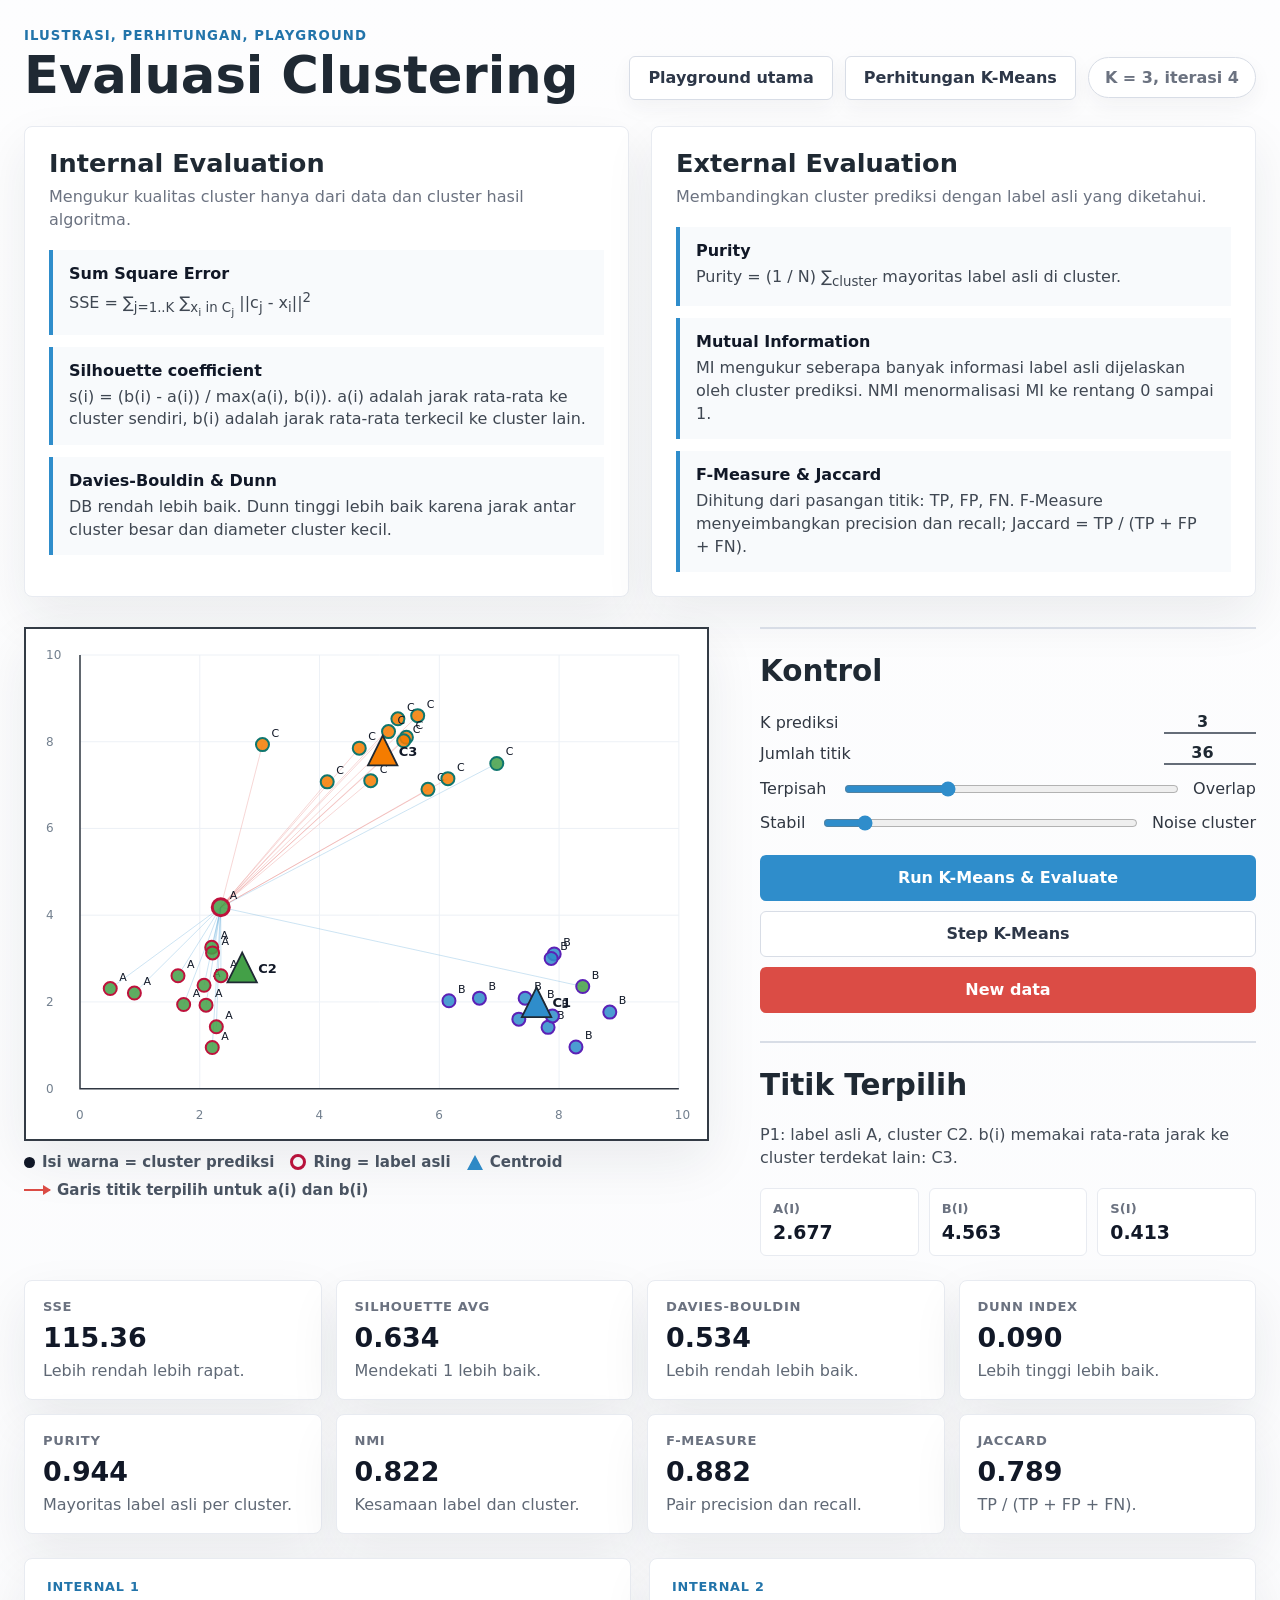
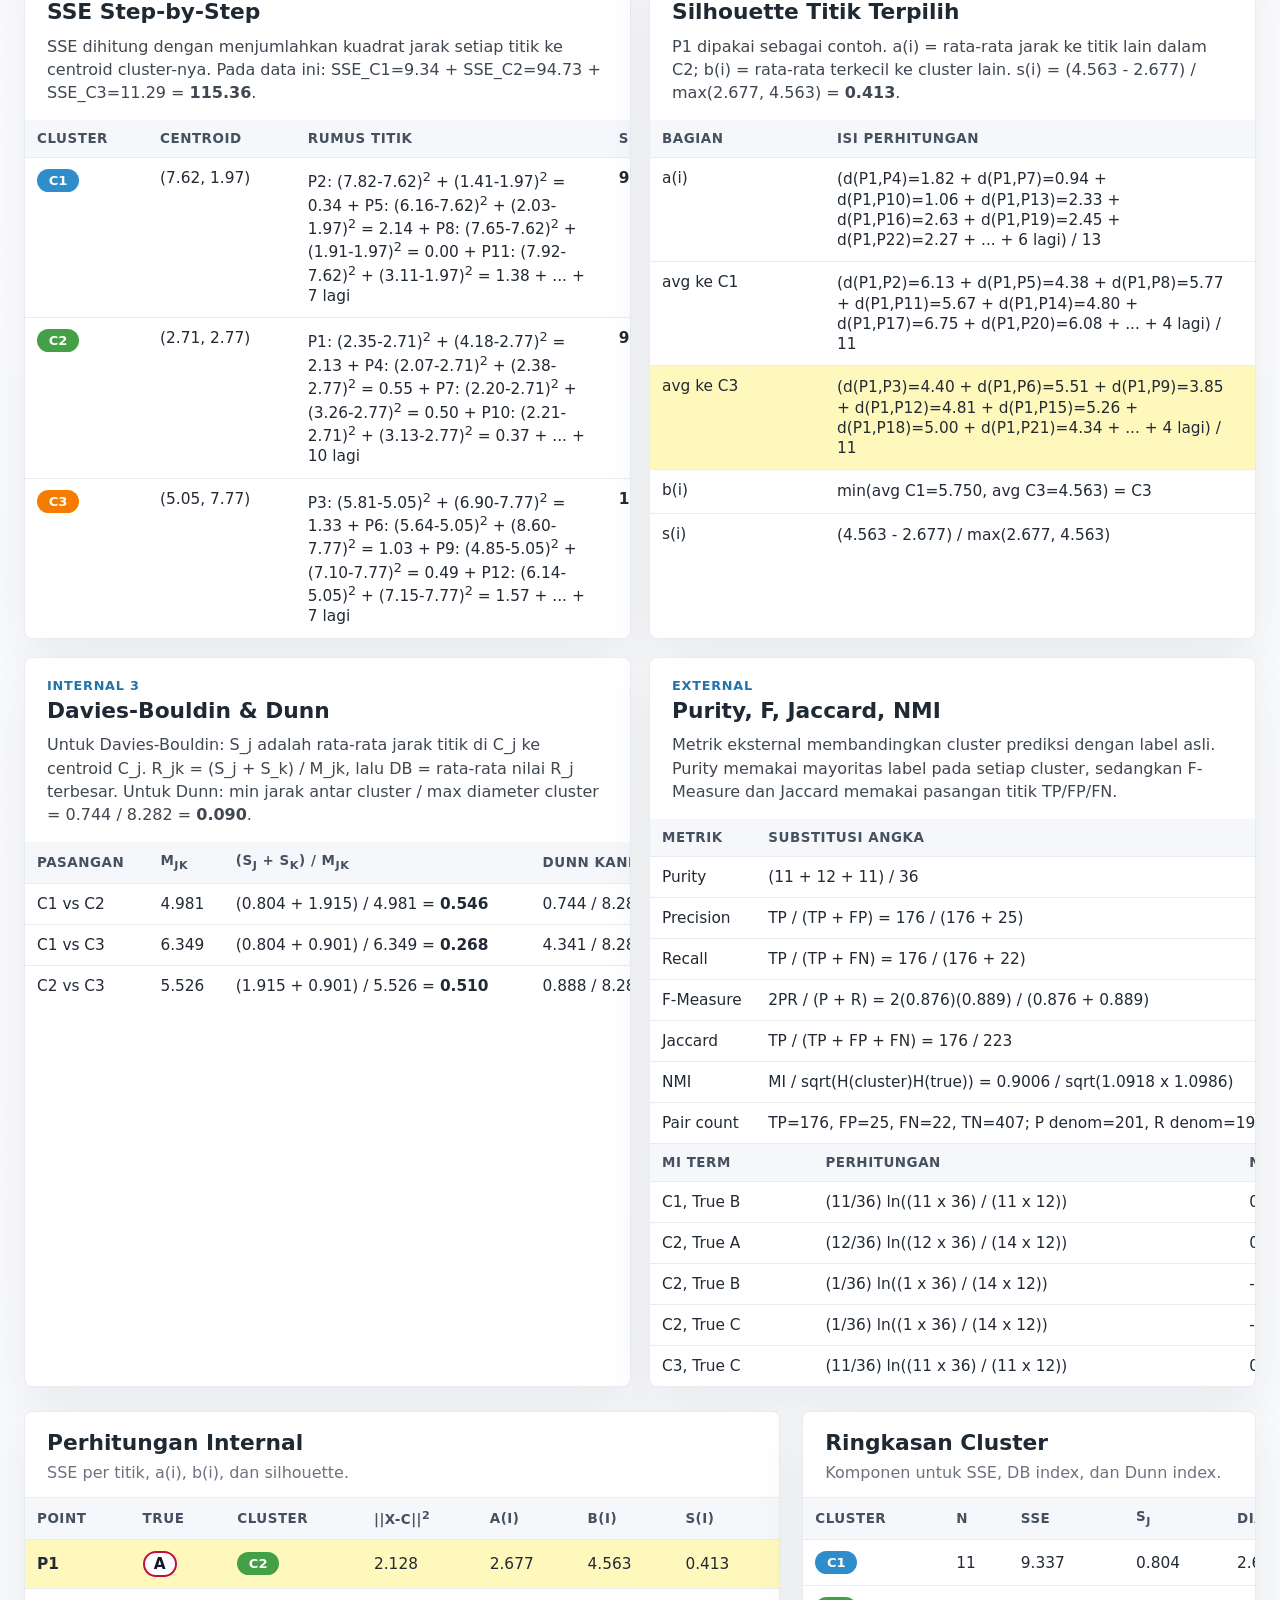
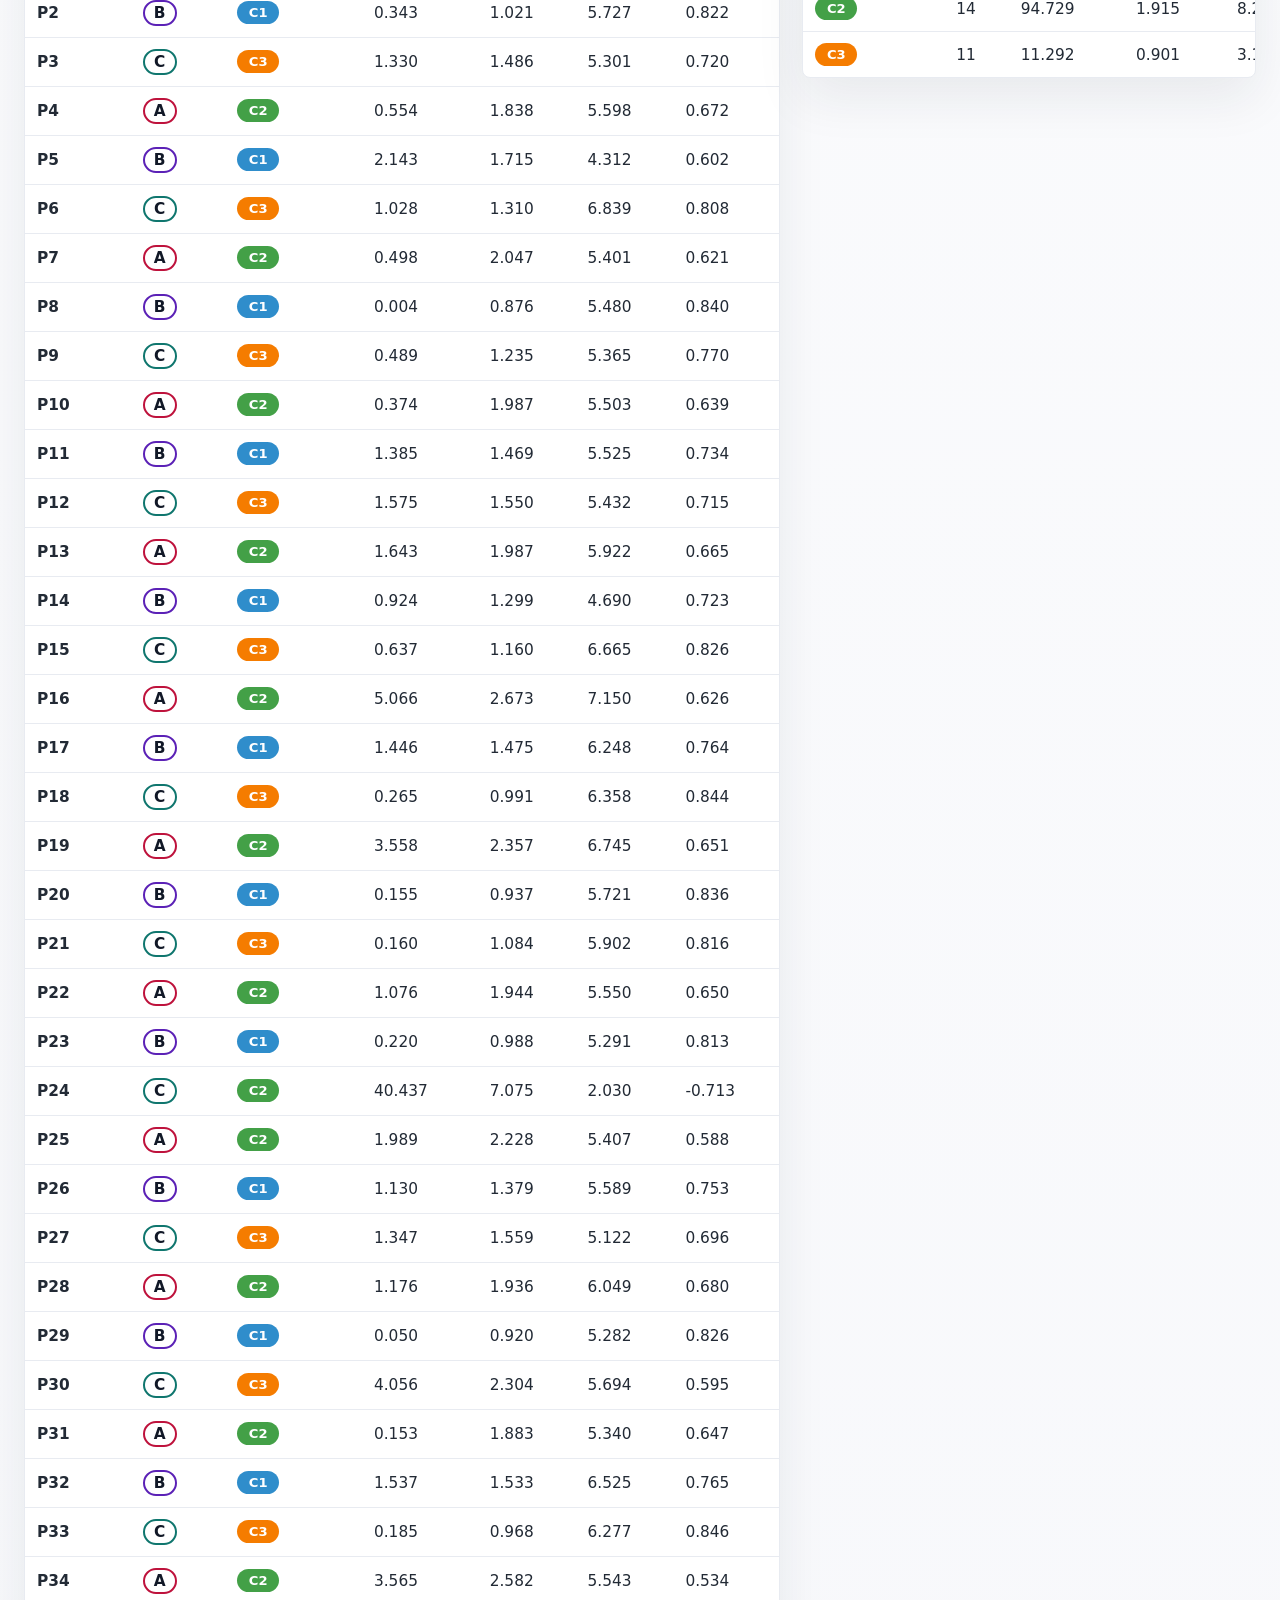
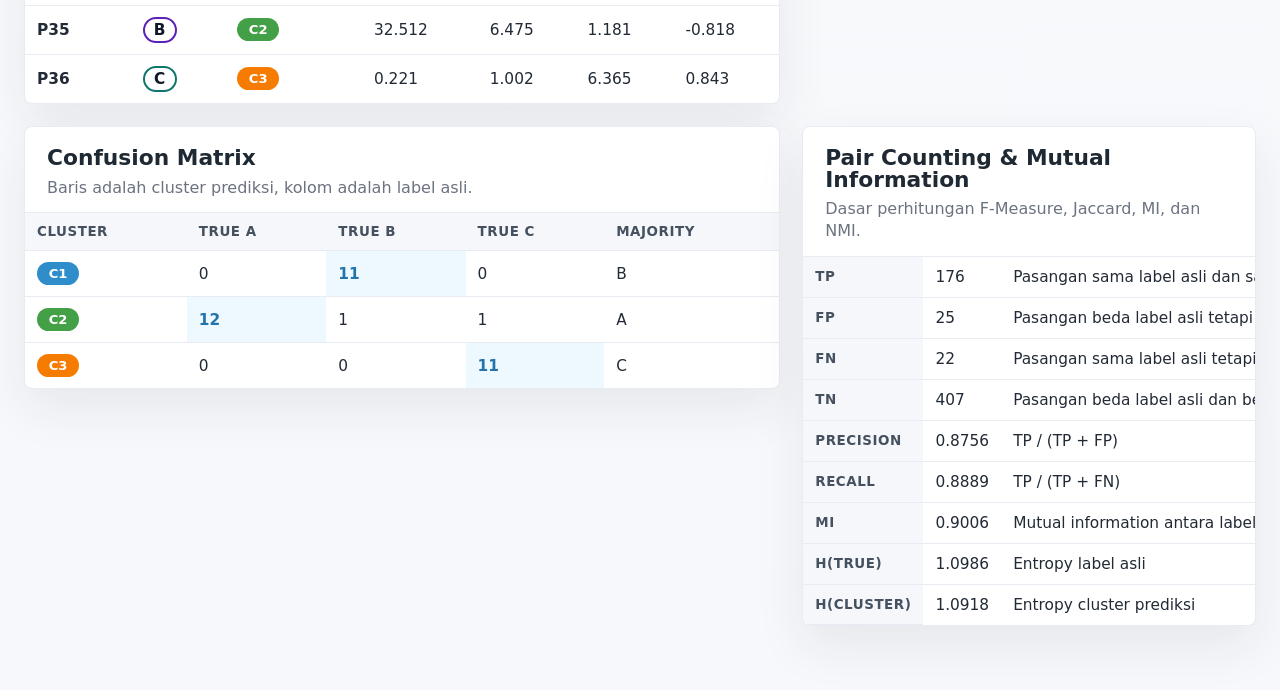
<file: evaluation.html>
<!doctype html>
<html lang="id">
  <head>
    <meta charset="utf-8" />
    <meta name="viewport" content="width=device-width, initial-scale=1" />
    <title>Evaluasi K-Means Clustering</title>
    <link rel="stylesheet" href="styles.css?v=evaluation-detail" />
  </head>
  <body>
    <main class="page-shell evaluation-shell">
      <header class="topbar">
        <div>
          <p class="eyebrow">Ilustrasi, Perhitungan, Playground</p>
          <h1>Evaluasi Clustering</h1>
        </div>
        <nav class="page-actions" aria-label="Navigasi halaman">
          <a class="nav-button" href="index.html">Playground utama</a>
          <a class="nav-button" href="calculation.html">Perhitungan K-Means</a>
          <div class="status-pill" id="evaluationStatus">K = 3</div>
        </nav>
      </header>

      <section class="evaluation-intro" aria-label="Teknik evaluasi clustering">
        <div>
          <h2>Internal Evaluation</h2>
          <p>Mengukur kualitas cluster hanya dari data dan cluster hasil algoritma.</p>
          <div class="formula-stack">
            <div>
              <strong>Sum Square Error</strong>
              <span>
                SSE =
                &sum;<sub>j=1..K</sub>
                &sum;<sub>x<sub>i</sub> in C<sub>j</sub></sub>
                ||c<sub>j</sub> - x<sub>i</sub>||<sup>2</sup>
              </span>
            </div>
            <div>
              <strong>Silhouette coefficient</strong>
              <span>
                s(i) = (b(i) - a(i)) / max(a(i), b(i)).
                a(i) adalah jarak rata-rata ke cluster sendiri, b(i) adalah jarak rata-rata
                terkecil ke cluster lain.
              </span>
            </div>
            <div>
              <strong>Davies-Bouldin & Dunn</strong>
              <span>
                DB rendah lebih baik. Dunn tinggi lebih baik karena jarak antar cluster besar
                dan diameter cluster kecil.
              </span>
            </div>
          </div>
        </div>
        <div>
          <h2>External Evaluation</h2>
          <p>Membandingkan cluster prediksi dengan label asli yang diketahui.</p>
          <div class="formula-stack">
            <div>
              <strong>Purity</strong>
              <span>Purity = (1 / N) &sum;<sub>cluster</sub> mayoritas label asli di cluster.</span>
            </div>
            <div>
              <strong>Mutual Information</strong>
              <span>
                MI mengukur seberapa banyak informasi label asli dijelaskan oleh cluster prediksi.
                NMI menormalisasi MI ke rentang 0 sampai 1.
              </span>
            </div>
            <div>
              <strong>F-Measure & Jaccard</strong>
              <span>
                Dihitung dari pasangan titik: TP, FP, FN. F-Measure menyeimbangkan precision
                dan recall; Jaccard = TP / (TP + FP + FN).
              </span>
            </div>
          </div>
        </div>
      </section>

      <section class="evaluation-workspace" aria-label="Playground evaluasi clustering">
        <div class="plot-column">
          <div class="canvas-frame evaluation-canvas-frame">
            <canvas id="evaluationCanvas" width="920" height="720" aria-label="Plot evaluasi clustering"></canvas>
          </div>
          <div class="plot-legend" aria-label="Legenda evaluasi">
            <span><i class="legend-dot point-dot"></i> Isi warna = cluster prediksi</span>
            <span><i class="truth-ring truth-a"></i> Ring = label asli</span>
            <span><i class="legend-triangle current-centroid"></i> Centroid</span>
            <span><i class="legend-line silhouette-line"></i> Garis titik terpilih untuk a(i) dan b(i)</span>
          </div>
        </div>

        <aside class="side-panel evaluation-side">
          <section class="data-panel">
            <h2>Kontrol</h2>
            <label class="number-field compact-field">
              <span>K prediksi</span>
              <input id="evalKInput" type="number" min="2" max="5" value="3" />
            </label>
            <label class="number-field compact-field">
              <span>Jumlah titik</span>
              <input id="evalPointInput" type="number" min="18" max="60" value="36" />
            </label>
            <label class="range-field evaluation-range">
              <span>Terpisah</span>
              <input id="overlapSlider" type="range" min="0" max="100" value="30" />
              <span>Overlap</span>
            </label>
            <label class="range-field evaluation-range">
              <span>Stabil</span>
              <input id="noiseSlider" type="range" min="0" max="45" value="5" />
              <span>Noise cluster</span>
            </label>
            <div class="button-grid">
              <button class="primary-button" id="runEvaluationButton" type="button">Run K-Means & Evaluate</button>
              <button class="ghost-button" id="stepEvaluationButton" type="button">Step K-Means</button>
              <button class="danger-button" id="newEvaluationDataButton" type="button">New data</button>
            </div>
          </section>

          <section class="tips-panel selected-point-panel" aria-label="Perhitungan titik terpilih">
            <h2>Titik Terpilih</h2>
            <p id="selectedPointSummary">Klik titik pada plot untuk melihat a(i), b(i), dan s(i).</p>
            <div class="selected-values">
              <div><span>a(i)</span><strong id="selectedA">-</strong></div>
              <div><span>b(i)</span><strong id="selectedB">-</strong></div>
              <div><span>s(i)</span><strong id="selectedS">-</strong></div>
            </div>
          </section>
        </aside>
      </section>

      <section class="metric-dashboard" aria-label="Dashboard metrik evaluasi">
        <div class="metric-card">
          <span>SSE</span>
          <strong id="metricSse">-</strong>
          <p>Lebih rendah lebih rapat.</p>
        </div>
        <div class="metric-card">
          <span>Silhouette avg</span>
          <strong id="metricSilhouette">-</strong>
          <p>Mendekati 1 lebih baik.</p>
        </div>
        <div class="metric-card">
          <span>Davies-Bouldin</span>
          <strong id="metricDb">-</strong>
          <p>Lebih rendah lebih baik.</p>
        </div>
        <div class="metric-card">
          <span>Dunn Index</span>
          <strong id="metricDunn">-</strong>
          <p>Lebih tinggi lebih baik.</p>
        </div>
        <div class="metric-card">
          <span>Purity</span>
          <strong id="metricPurity">-</strong>
          <p>Mayoritas label asli per cluster.</p>
        </div>
        <div class="metric-card">
          <span>NMI</span>
          <strong id="metricNmi">-</strong>
          <p>Kesamaan label dan cluster.</p>
        </div>
        <div class="metric-card">
          <span>F-Measure</span>
          <strong id="metricFMeasure">-</strong>
          <p>Pair precision dan recall.</p>
        </div>
        <div class="metric-card">
          <span>Jaccard</span>
          <strong id="metricJaccard">-</strong>
          <p>TP / (TP + FP + FN).</p>
        </div>
      </section>

      <section class="calculation-detail-grid" aria-label="Cara perhitungan metrik evaluasi">
        <article class="detail-panel">
          <div class="detail-heading">
            <span>Internal 1</span>
            <h2>SSE Step-by-Step</h2>
          </div>
          <p id="sseFormulaDetail" class="detail-formula">-</p>
          <div class="table-wrap">
            <table class="detail-table">
              <thead>
                <tr>
                  <th>Cluster</th>
                  <th>Centroid</th>
                  <th>Rumus titik</th>
                  <th>Subtotal</th>
                </tr>
              </thead>
              <tbody id="sseBreakdownBody"></tbody>
            </table>
          </div>
        </article>

        <article class="detail-panel">
          <div class="detail-heading">
            <span>Internal 2</span>
            <h2>Silhouette Titik Terpilih</h2>
          </div>
          <p id="silhouetteFormulaDetail" class="detail-formula">-</p>
          <div class="table-wrap">
            <table class="detail-table">
              <thead>
                <tr>
                  <th>Bagian</th>
                  <th>Isi perhitungan</th>
                  <th>Hasil</th>
                </tr>
              </thead>
              <tbody id="silhouetteDetailBody"></tbody>
            </table>
          </div>
        </article>

        <article class="detail-panel">
          <div class="detail-heading">
            <span>Internal 3</span>
            <h2>Davies-Bouldin & Dunn</h2>
          </div>
          <p id="dbDunnFormulaDetail" class="detail-formula">-</p>
          <div class="table-wrap">
            <table class="detail-table">
              <thead>
                <tr>
                  <th>Pasangan</th>
                  <th>M<sub>jk</sub></th>
                  <th>(S<sub>j</sub> + S<sub>k</sub>) / M<sub>jk</sub></th>
                  <th>Dunn kandidat</th>
                </tr>
              </thead>
              <tbody id="dbDunnDetailBody"></tbody>
            </table>
          </div>
        </article>

        <article class="detail-panel">
          <div class="detail-heading">
            <span>External</span>
            <h2>Purity, F, Jaccard, NMI</h2>
          </div>
          <p id="externalFormulaDetail" class="detail-formula">-</p>
          <div class="table-wrap">
            <table class="detail-table">
              <thead>
                <tr>
                  <th>Metrik</th>
                  <th>Substitusi angka</th>
                  <th>Hasil</th>
                </tr>
              </thead>
              <tbody id="externalFormulaBody"></tbody>
            </table>
          </div>
          <div class="table-wrap secondary-detail-table">
            <table class="detail-table">
              <thead>
                <tr>
                  <th>MI term</th>
                  <th>Perhitungan</th>
                  <th>Nilai</th>
                </tr>
              </thead>
              <tbody id="miTermBody"></tbody>
            </table>
          </div>
        </article>
      </section>

      <section class="tables-grid evaluation-tables" aria-label="Tabel perhitungan evaluasi">
        <div class="table-panel">
          <div class="table-heading">
            <h2>Perhitungan Internal</h2>
            <p>SSE per titik, a(i), b(i), dan silhouette.</p>
          </div>
          <div class="table-wrap">
            <table>
              <thead>
                <tr>
                  <th>Point</th>
                  <th>True</th>
                  <th>Cluster</th>
                  <th>||x-c||<sup>2</sup></th>
                  <th>a(i)</th>
                  <th>b(i)</th>
                  <th>s(i)</th>
                </tr>
              </thead>
              <tbody id="internalTableBody"></tbody>
            </table>
          </div>
        </div>

        <div class="table-panel">
          <div class="table-heading">
            <h2>Ringkasan Cluster</h2>
            <p>Komponen untuk SSE, DB index, dan Dunn index.</p>
          </div>
          <div class="table-wrap">
            <table>
              <thead>
                <tr>
                  <th>Cluster</th>
                  <th>n</th>
                  <th>SSE</th>
                  <th>S<sub>j</sub></th>
                  <th>Diameter</th>
                  <th>DB R<sub>j</sub></th>
                </tr>
              </thead>
              <tbody id="clusterSummaryBody"></tbody>
            </table>
          </div>
        </div>
      </section>

      <section class="tables-grid evaluation-tables">
        <div class="table-panel">
          <div class="table-heading">
            <h2>Confusion Matrix</h2>
            <p>Baris adalah cluster prediksi, kolom adalah label asli.</p>
          </div>
          <div class="table-wrap">
            <table class="compact-table">
              <thead id="confusionHead"></thead>
              <tbody id="confusionBody"></tbody>
            </table>
          </div>
        </div>

        <div class="table-panel">
          <div class="table-heading">
            <h2>Pair Counting & Mutual Information</h2>
            <p>Dasar perhitungan F-Measure, Jaccard, MI, dan NMI.</p>
          </div>
          <div class="table-wrap">
            <table class="compact-table">
              <tbody id="externalSummaryBody"></tbody>
            </table>
          </div>
        </div>
      </section>
    </main>

    <script src="evaluation.js?v=evaluation-detail"></script>
  </body>
</html>
</file>
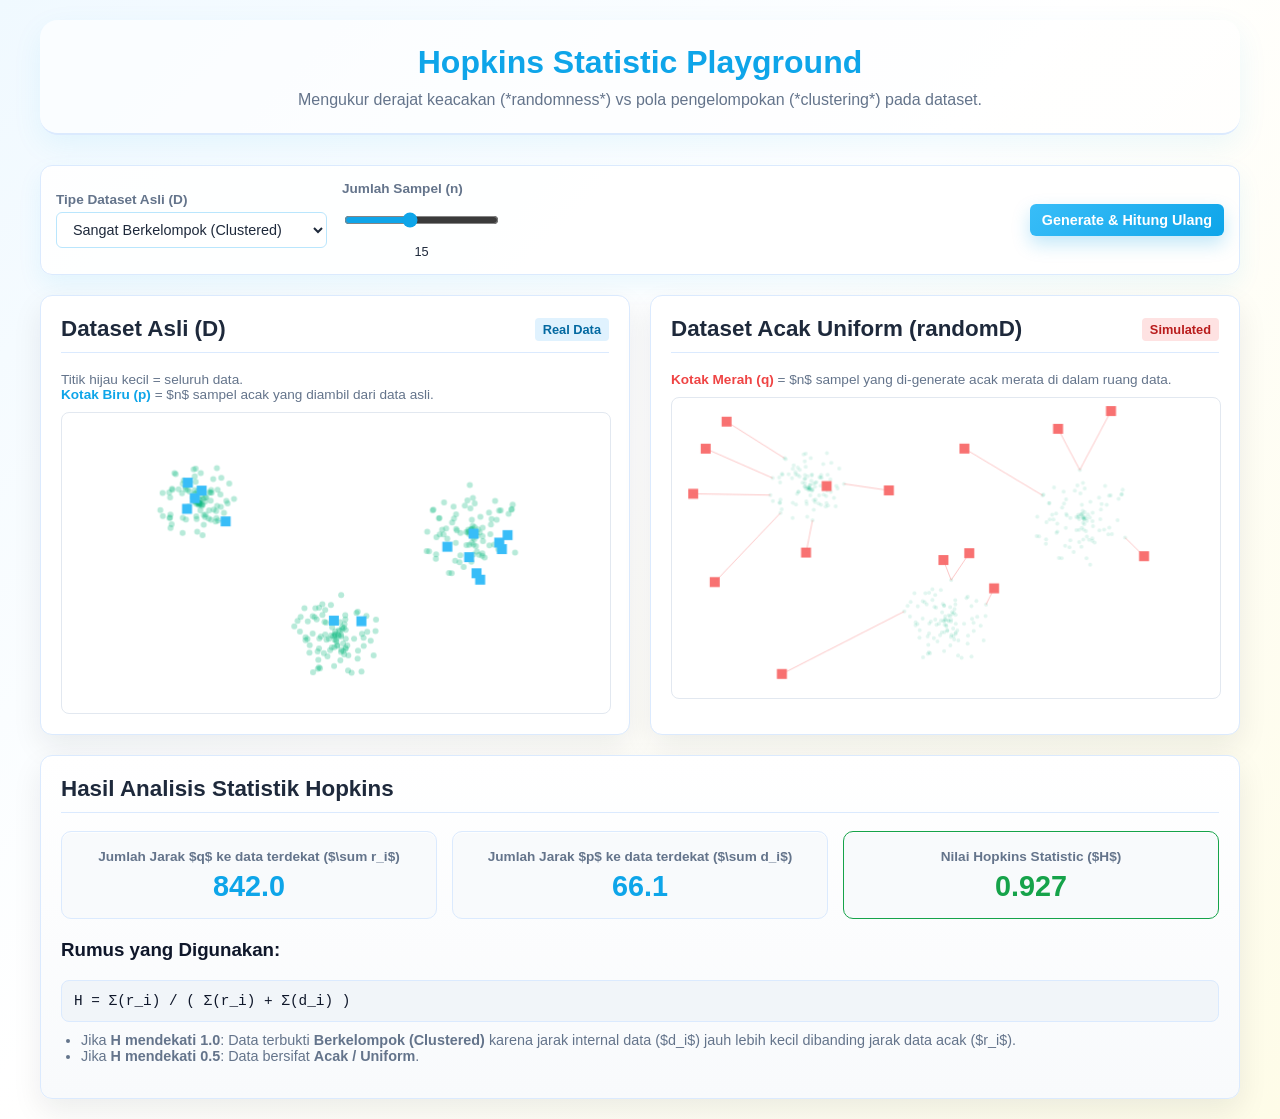
<file: hopkins_statistic_playground.html>
<!DOCTYPE html>
<html lang="id">
<head>
    <meta charset="UTF-8">
    <meta name="viewport" content="width=device-width, initial-scale=1.0">
    <title>Hopkins Statistic Playground</title>
    <style>
        :root {
            --bg-color: #f7fbff;
            --card-bg: #ffffff;
            --text-color: #1e293b;
            --text-muted: #64748b;
            --primary: #0ea5e9;
            --primary-soft: #e0f2fe;
            --success: #16a34a;
            --success-soft: #dcfce7;
            --danger: #ef4444;
            --danger-soft: #fee2e2;
            --border: #dbeafe;
            --panel-bg: #f8fafc;
        }

        body {
            font-family: 'Segoe UI', Tahoma, Geneva, Verdana, sans-serif;
            background: linear-gradient(135deg, #f0f9ff 0%, #ffffff 45%, #fefce8 100%);
            color: var(--text-color);
            margin: 0;
            padding: 20px;
        }

        .container {
            max-width: 1200px;
            margin: 0 auto;
        }

        header {
            text-align: center;
            margin-bottom: 30px;
            border-bottom: 2px solid var(--border);
            padding-bottom: 20px;
            background: rgba(255, 255, 255, 0.65);
            border-radius: 18px;
            padding: 24px 16px;
            box-shadow: 0 10px 30px rgba(14, 165, 233, 0.08);
        }

        h1 {
            margin: 0 0 10px 0;
            color: var(--primary);
        }

        header p {
            color: var(--text-muted);
        }

        .grid {
            display: grid;
            grid-template-columns: 1fr 1fr;
            gap: 20px;
        }

        @media (max-width: 768px) {
            .grid {
                grid-template-columns: 1fr;
            }
        }

        .card {
            background-color: var(--card-bg);
            border-radius: 12px;
            padding: 20px;
            border: 1px solid var(--border);
            box-shadow: 0 12px 30px rgba(15, 23, 42, 0.08);
        }

        .results-card {
            background: linear-gradient(180deg, #ffffff 0%, #f8fafc 100%);
        }

        h2 {
            margin-top: 0;
            font-size: 1.4rem;
            border-bottom: 1px solid var(--border);
            padding-bottom: 10px;
            display: flex;
            justify-content: space-between;
            align-items: center;
        }

        canvas {
            background-color: #ffffff;
            border: 1px solid #e2e8f0;
            border-radius: 8px;
            width: 100%;
            height: 300px;
            display: block;
            margin-top: 10px;
        }

        .controls {
            grid-column: 1 / -1;
            display: flex;
            gap: 15px;
            flex-wrap: wrap;
            align-items: center;
            background-color: rgba(255, 255, 255, 0.9);
            padding: 15px;
            border-radius: 12px;
            border: 1px solid var(--border);
            box-shadow: 0 10px 24px rgba(14, 165, 233, 0.08);
        }

        .control-group {
            display: flex;
            flex-direction: column;
            gap: 5px;
        }

        label {
            font-size: 0.85rem;
            color: var(--text-muted);
            font-weight: bold;
        }

        h3 {
            color: #0f172a;
        }

        input[type="range"] {
            accent-color: var(--primary);
        }

        select, input[type="range"], button {
            background-color: #ffffff;
            color: var(--text-color);
            border: 1px solid #bae6fd;
            padding: 8px 12px;
            border-radius: 6px;
            cursor: pointer;
            font-size: 0.9rem;
        }

        button {
            background: linear-gradient(135deg, #38bdf8, #0ea5e9);
            color: #ffffff;
            font-weight: bold;
            border: none;
            transition: transform 0.2s, box-shadow 0.2s;
            box-shadow: 0 8px 18px rgba(14, 165, 233, 0.25);
        }

        button:hover {
            transform: translateY(-1px);
            box-shadow: 0 10px 22px rgba(14, 165, 233, 0.35);
        }

        .results {
            grid-column: 1 / -1;
            display: grid;
            grid-template-columns: repeat(auto-fit, minmax(200px, 1fr));
            gap: 15px;
            margin-top: 10px;
        }

        .stat-box {
            background-color: var(--panel-bg);
            padding: 15px;
            border-radius: 10px;
            border: 1px solid var(--border);
            text-align: center;
            box-shadow: inset 0 1px 0 rgba(255, 255, 255, 0.8);
        }

        .stat-val {
            font-size: 1.8rem;
            font-weight: bold;
            color: var(--primary);
            margin-top: 5px;
        }

        .formula {
            font-family: 'Courier New', Courier, monospace;
            background-color: #f1f5f9;
            color: #0f172a;
            border: 1px solid #dbeafe;
            padding: 12px;
            border-radius: 8px;
            overflow-x: auto;
            font-size: 0.9rem;
        }

        .badge {
            font-size: 0.8rem;
            padding: 4px 8px;
            border-radius: 4px;
            font-weight: bold;
        }
        .badge-real { background-color: var(--primary-soft); color: #0369a1; }
        .badge-rand { background-color: var(--danger-soft); color: #b91c1c; }
    </style>
</head>
<body>

<div class="container">
    <header>
        <h1>Hopkins Statistic Playground</h1>
        <p style="color: var(--text-muted); margin: 0;">Mengukur derajat keacakan (*randomness*) vs pola pengelompokan (*clustering*) pada dataset.</p>
    </header>

    <div class="grid">
        <div class="controls">
            <div class="control-group">
                <label for="dataset-type">Tipe Dataset Asli (D)</label>
                <select id="dataset-type">
                    <option value="clustered">Sangat Berkelompok (Clustered)</option>
                    <option value="random">Acak Sempurna (Random/Uniform)</option>
                </select>
            </div>
            <div class="control-group">
                <label for="sample-n">Jumlah Sampel (n)</label>
                <input type="range" id="sample-n" min="5" max="30" value="15">
                <span id="n-val" style="font-size: 0.8rem; text-align: center;">15</span>
            </div>
            <button id="btn-generate" style="margin-left: auto;">Generate & Hitung Ulang</button>
        </div>

        <div class="card">
            <h2>Dataset Asli (D) <span class="badge badge-real">Real Data</span></h2>
            <p style="color: var(--text-muted); font-size: 0.85rem; margin: 0 0 10px 0;">
                Titik hijau kecil = seluruh data. <br>
                <b style="color: var(--primary);">Kotak Biru (p)</b> = $n$ sampel acak yang diambil dari data asli.
            </p>
            <canvas id="canvas-real"></canvas>
        </div>

        <div class="card">
            <h2>Dataset Acak Uniform (randomD) <span class="badge badge-rand">Simulated</span></h2>
            <p style="color: var(--text-muted); font-size: 0.85rem; margin: 0 0 10px 0;">
                <b style="color: var(--danger);">Kotak Merah (q)</b> = $n$ sampel yang di-generate acak merata di dalam ruang data.
            </p>
            <canvas id="canvas-random"></canvas>
        </div>

        <div class="card results-card" style="grid-column: 1 / -1;">
            <h2>Hasil Analisis Statistik Hopkins</h2>
            <div class="results">
                <div class="stat-box">
                    <label>Jumlah Jarak $q$ ke data terdekat ($\sum r_i$)</label>
                    <div class="stat-val" id="sum-r">0.00</div>
                </div>
                <div class="stat-box">
                    <label>Jumlah Jarak $p$ ke data terdekat ($\sum d_i$)</label>
                    <div class="stat-val" id="sum-d">0.00</div>
                </div>
                <div class="stat-box" style="border-color: var(--success);">
                    <label>Nilai Hopkins Statistic ($H$)</label>
                    <div class="stat-val" id="hopkins-val" style="color: var(--success);">0.00</div>
                </div>
            </div>

            <div style="margin-top: 20px;">
                <h3>Rumus yang Digunakan:</h3>
                <div class="formula">
                    H = Σ(r_i) / ( Σ(r_i) + Σ(d_i) )
                </div>
                <ul style="color: var(--text-muted); font-size: 0.9rem; padding-left: 20px; margin-top: 10px;">
                    <li>Jika <b>H mendekati 1.0</b>: Data terbukti <b>Berkelompok (Clustered)</b> karena jarak internal data ($d_i$) jauh lebih kecil dibanding jarak data acak ($r_i$).</li>
                    <li>Jika <b>H mendekati 0.5</b>: Data bersifat <b>Acak / Uniform</b>.</li>
                </ul>
            </div>
        </div>
    </div>
</div>

<script>
    // Inisialisasi Canvas
    const canvasReal = document.getElementById('canvas-real');
    const canvasRand = document.getElementById('canvas-random');
    const ctxReal = canvasReal.getContext('2d');
    const ctxRand = canvasRand.getContext('2d');

    // Menyesuaikan resolusi internal canvas
    function setupCanvas(canvas) {
        canvas.width = canvas.offsetWidth;
        canvas.height = canvas.offsetHeight;
    }

    // State Data
    let realPoints = [];
    let sampledP = []; // Sampel dari data asli
    let sampledQ = []; // Sampel acak uniform

    // Fungsi menghitung jarak Euclidean dua dimensi
    function distance(p1, p2) {
        return Math.sqrt((p1.x - p2.x)**2 + (p1.y - p2.y)**2);
    }

    // Mencari jarak ke tetangga terdekat di dalam set realPoints
    function nearestNeighborDist(point, excludePoint = null) {
        let minDist = Infinity;
        for (let p of realPoints) {
            if (excludePoint && p.x === excludePoint.x && p.y === excludePoint.y) continue;
            let d = distance(point, p);
            if (d < minDist) minDist = d;
        }
        return minDist;
    }

    function generateData() {
        setupCanvas(canvasReal);
        setupCanvas(canvasRand);

        const type = document.getElementById('dataset-type').value;
        const n = parseInt(document.getElementById('sample-n').value);
        
        realPoints = [];
        sampledP = [];
        sampledQ = [];

        const width = canvasReal.width;
        const height = canvasReal.height;

        // 1. BUAT DATASET ASLI (D)
        if (type === 'clustered') {
            // Buat 3 pusat cluster secara acak
            const clusters = [
                {x: width * 0.25, y: height * 0.3, r: 40},
                {x: width * 0.75, y: height * 0.4, r: 50},
                {x: width * 0.5, y: height * 0.75, r: 45}
            ];
            
            // Isi cluster dengan titik-titik (total 300 titik)
            for (let i = 0; i < 300; i++) {
                let c = clusters[i % clusters.length];
                // Distribusi Gaussian sederhana/polar
                let angle = Math.random() * Math.PI * 2;
                let dist = Math.random() * c.r;
                realPoints.push({
                    x: c.x + Math.cos(angle) * dist,
                    y: c.y + Math.sin(angle) * dist
                });
            }
        } else {
            // Data Acak Uniform (300 titik tersebar rata)
            for (let i = 0; i < 300; i++) {
                realPoints.push({
                    x: Math.random() * (width - 20) + 10,
                    y: Math.random() * (height - 20) + 10
                });
            }
        }

        // 2. AMBIL SAMPEL p DARI DATASET ASLI (D)
        let tempReal = [...realPoints];
        for (let i = 0; i < n; i++) {
            if (tempReal.length === 0) break;
            let idx = Math.floor(Math.random() * tempReal.length);
            sampledP.push(tempReal.splice(idx, 1)[0]);
        }

        // 3. GENERATE SAMPEL q SECARA ACAK UNIFORM
        for (let i = 0; i < n; i++) {
            sampledQ.push({
                x: Math.random() * (width - 20) + 10,
                y: Math.random() * (height - 20) + 10
            });
        }

        calculateHopkins();
        draw();
    }

    function calculateHopkins() {
        let sum_d = 0; // Jarak p ke tetangga terdekat di D
        let sum_r = 0; // Jarak q ke tetangga terdekat di D

        // Hitung d_i untuk setiap p
        sampledP.forEach(p => {
            sum_d += nearestNeighborDist(p, p); // exclude p itu sendiri dari pencarian
        });

        // Hitung r_i untuk setiap q
        sampledQ.forEach(q => {
            sum_r += nearestNeighborDist(q);
        });

        // Hitung Nilai Hopkins (H)
        let H = sum_r / (sum_r + sum_d);

        // Update UI teks angka
        document.getElementById('sum-r').innerText = sum_r.toFixed(1);
        document.getElementById('sum-d').innerText = sum_d.toFixed(1);
        document.getElementById('hopkins-val').innerText = H.toFixed(3);
    }

    function draw() {
        // Clear canvas
        ctxReal.clearRect(0, 0, canvasReal.width, canvasReal.height);
        ctxRand.clearRect(0, 0, canvasRand.width, canvasRand.height);

        // --- DRAW CANVAS REAL DATA ---
        // Gambar latar belakang semua titik data asli (D) berwarna abu-abu kehijauan
        ctxReal.fillStyle = '#10b981';
        ctxReal.globalAlpha = 0.3;
        realPoints.forEach(p => {
            ctxReal.beginPath();
            ctxReal.arc(p.x, p.y, 3, 0, Math.PI * 2);
            ctxReal.fill();
        });

        // Gambar Titik Sampel P (Kotak Biru)
        ctxReal.globalAlpha = 1.0;
        ctxReal.fillStyle = '#38bdf8';
        sampledP.forEach(p => {
            ctxReal.fillRect(p.x - 5, p.y - 5, 10, 10);
            
            // Opsional: Tarik garis visual ke tetangga terdekatnya
            let minDist = Infinity;
            let nearest = null;
            realPoints.forEach(allP => {
                if(allP.x === p.x && allP.y === p.y) return;
                let d = distance(p, allP);
                if(d < minDist) { minDist = d; nearest = allP; }
            });
            if(nearest) {
                ctxReal.strokeStyle = 'rgba(56, 189, 248, 0.4)';
                ctxReal.beginPath();
                ctxReal.moveTo(p.x, p.y);
                ctxReal.lineTo(nearest.x, nearest.y);
                ctxReal.stroke();
            }
        });

        // --- DRAW CANVAS RANDOM SIMULATED DATA ---
        // Tampilkan juga background data asli samar-samar agar terlihat jarak antara Q ke Data Asli
        ctxRand.fillStyle = '#10b981';
        ctxRand.globalAlpha = 0.12;
        realPoints.forEach(p => {
            ctxRand.beginPath();
            ctxRand.arc(p.x, p.y, 2, 0, Math.PI * 2);
            ctxRand.fill();
        });

        // Gambar Titik Sampel Q (Kotak Merah)
        ctxRand.globalAlpha = 1.0;
        ctxRand.fillStyle = '#f87171';
        sampledQ.forEach(q => {
            ctxRand.fillRect(q.x - 5, q.y - 5, 10, 10);

            // Tarik garis visual dari q ke titik data asli (D) terdekat
            let minDist = Infinity;
            let nearest = null;
            realPoints.forEach(allP => {
                let d = distance(q, allP);
                if(d < minDist) { minDist = d; nearest = allP; }
            });
            if(nearest) {
                ctxRand.strokeStyle = 'rgba(248, 113, 113, 0.4)';
                ctxRand.beginPath();
                ctxRand.moveTo(q.x, q.y);
                ctxRand.lineTo(nearest.x, nearest.y);
                ctxRand.stroke();
            }
        });
    }

    // Event Listeners
    document.getElementById('btn-generate').addEventListener('click', generateData);
    document.getElementById('dataset-type').addEventListener('change', generateData);
    document.getElementById('sample-n').addEventListener('input', (e) => {
        document.getElementById('n-val').innerText = e.target.value;
        generateData();
    });

    // Jalankan otomatis saat halaman pertama kali dibuka
    window.onload = () => {
        generateData();
    };

    // Deteksi jika ukuran window berubah agar responsif
    window.addEventListener('resize', generateData);
</script>

</body>
</html>
</file>
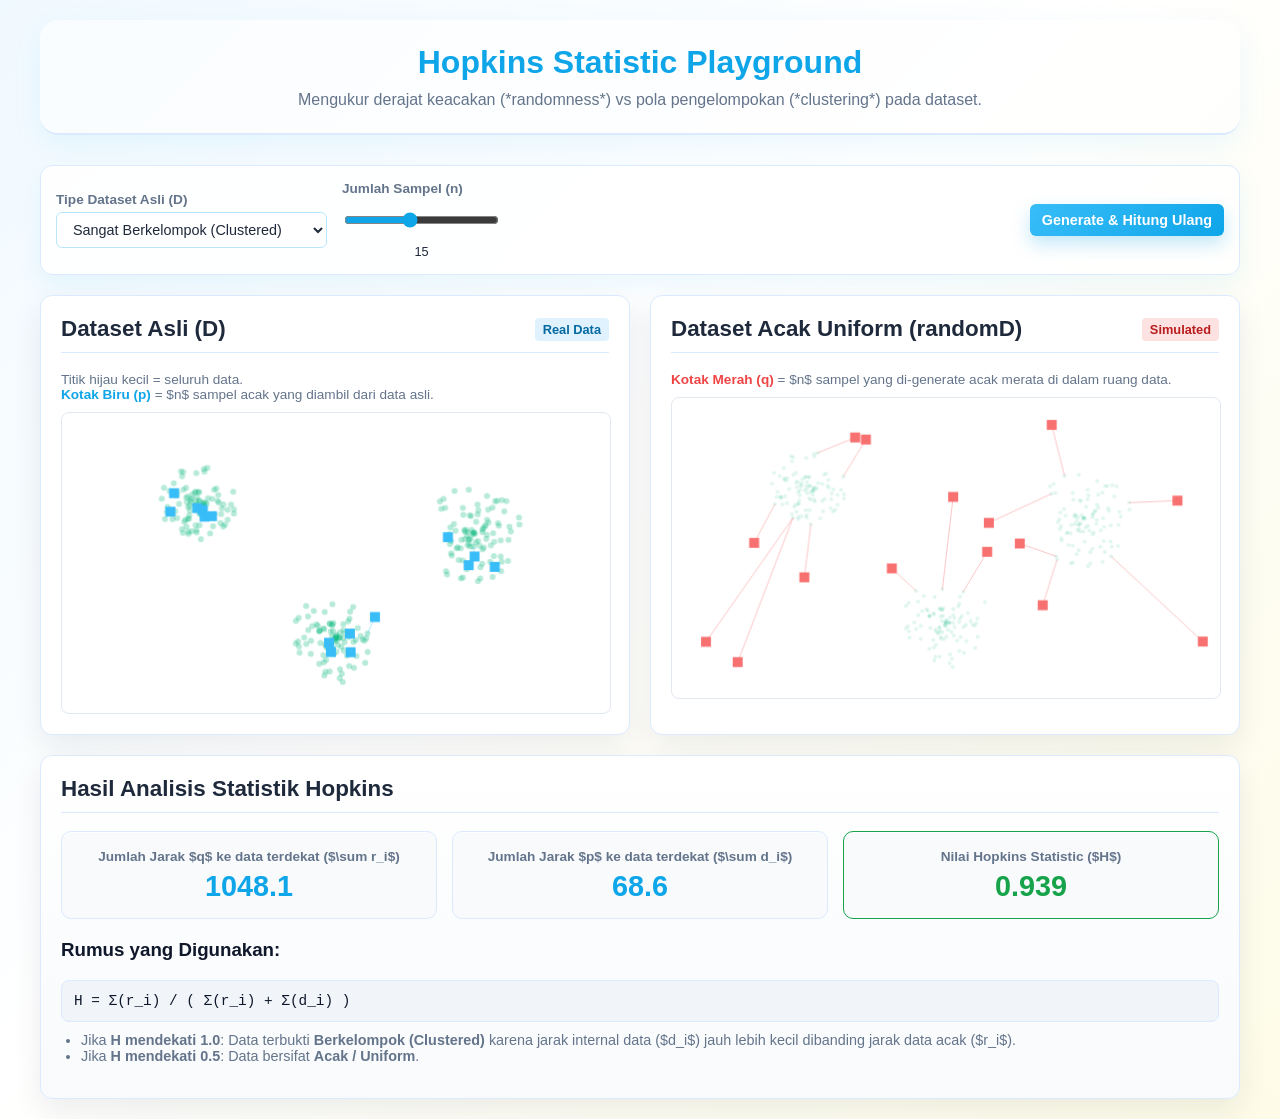
<file: hopkins_statistic_playground_tema_cerah.html>
<!DOCTYPE html>
<html lang="id">
<head>
    <meta charset="UTF-8">
    <meta name="viewport" content="width=device-width, initial-scale=1.0">
    <title>Hopkins Statistic Playground</title>
    <style>
        :root {
            --bg-color: #f7fbff;
            --card-bg: #ffffff;
            --text-color: #1e293b;
            --text-muted: #64748b;
            --primary: #0ea5e9;
            --primary-soft: #e0f2fe;
            --success: #16a34a;
            --success-soft: #dcfce7;
            --danger: #ef4444;
            --danger-soft: #fee2e2;
            --border: #dbeafe;
            --panel-bg: #f8fafc;
        }

        body {
            font-family: 'Segoe UI', Tahoma, Geneva, Verdana, sans-serif;
            background: linear-gradient(135deg, #f0f9ff 0%, #ffffff 45%, #fefce8 100%);
            color: var(--text-color);
            margin: 0;
            padding: 20px;
        }

        .container {
            max-width: 1200px;
            margin: 0 auto;
        }

        header {
            text-align: center;
            margin-bottom: 30px;
            border-bottom: 2px solid var(--border);
            padding-bottom: 20px;
            background: rgba(255, 255, 255, 0.65);
            border-radius: 18px;
            padding: 24px 16px;
            box-shadow: 0 10px 30px rgba(14, 165, 233, 0.08);
        }

        h1 {
            margin: 0 0 10px 0;
            color: var(--primary);
        }

        header p {
            color: var(--text-muted);
        }

        .grid {
            display: grid;
            grid-template-columns: 1fr 1fr;
            gap: 20px;
        }

        @media (max-width: 768px) {
            .grid {
                grid-template-columns: 1fr;
            }
        }

        .card {
            background-color: var(--card-bg);
            border-radius: 12px;
            padding: 20px;
            border: 1px solid var(--border);
            box-shadow: 0 12px 30px rgba(15, 23, 42, 0.08);
        }

        .results-card {
            background: linear-gradient(180deg, #ffffff 0%, #f8fafc 100%);
        }

        h2 {
            margin-top: 0;
            font-size: 1.4rem;
            border-bottom: 1px solid var(--border);
            padding-bottom: 10px;
            display: flex;
            justify-content: space-between;
            align-items: center;
        }

        canvas {
            background-color: #ffffff;
            border: 1px solid #e2e8f0;
            border-radius: 8px;
            width: 100%;
            height: 300px;
            display: block;
            margin-top: 10px;
        }

        .controls {
            grid-column: 1 / -1;
            display: flex;
            gap: 15px;
            flex-wrap: wrap;
            align-items: center;
            background-color: rgba(255, 255, 255, 0.9);
            padding: 15px;
            border-radius: 12px;
            border: 1px solid var(--border);
            box-shadow: 0 10px 24px rgba(14, 165, 233, 0.08);
        }

        .control-group {
            display: flex;
            flex-direction: column;
            gap: 5px;
        }

        label {
            font-size: 0.85rem;
            color: var(--text-muted);
            font-weight: bold;
        }

        h3 {
            color: #0f172a;
        }

        input[type="range"] {
            accent-color: var(--primary);
        }

        select, input[type="range"], button {
            background-color: #ffffff;
            color: var(--text-color);
            border: 1px solid #bae6fd;
            padding: 8px 12px;
            border-radius: 6px;
            cursor: pointer;
            font-size: 0.9rem;
        }

        button {
            background: linear-gradient(135deg, #38bdf8, #0ea5e9);
            color: #ffffff;
            font-weight: bold;
            border: none;
            transition: transform 0.2s, box-shadow 0.2s;
            box-shadow: 0 8px 18px rgba(14, 165, 233, 0.25);
        }

        button:hover {
            transform: translateY(-1px);
            box-shadow: 0 10px 22px rgba(14, 165, 233, 0.35);
        }

        .results {
            grid-column: 1 / -1;
            display: grid;
            grid-template-columns: repeat(auto-fit, minmax(200px, 1fr));
            gap: 15px;
            margin-top: 10px;
        }

        .stat-box {
            background-color: var(--panel-bg);
            padding: 15px;
            border-radius: 10px;
            border: 1px solid var(--border);
            text-align: center;
            box-shadow: inset 0 1px 0 rgba(255, 255, 255, 0.8);
        }

        .stat-val {
            font-size: 1.8rem;
            font-weight: bold;
            color: var(--primary);
            margin-top: 5px;
        }

        .formula {
            font-family: 'Courier New', Courier, monospace;
            background-color: #f1f5f9;
            color: #0f172a;
            border: 1px solid #dbeafe;
            padding: 12px;
            border-radius: 8px;
            overflow-x: auto;
            font-size: 0.9rem;
        }

        .badge {
            font-size: 0.8rem;
            padding: 4px 8px;
            border-radius: 4px;
            font-weight: bold;
        }
        .badge-real { background-color: var(--primary-soft); color: #0369a1; }
        .badge-rand { background-color: var(--danger-soft); color: #b91c1c; }
    </style>
</head>
<body>

<div class="container">
    <header>
        <h1>Hopkins Statistic Playground</h1>
        <p style="color: var(--text-muted); margin: 0;">Mengukur derajat keacakan (*randomness*) vs pola pengelompokan (*clustering*) pada dataset.</p>
    </header>

    <div class="grid">
        <div class="controls">
            <div class="control-group">
                <label for="dataset-type">Tipe Dataset Asli (D)</label>
                <select id="dataset-type">
                    <option value="clustered">Sangat Berkelompok (Clustered)</option>
                    <option value="random">Acak Sempurna (Random/Uniform)</option>
                </select>
            </div>
            <div class="control-group">
                <label for="sample-n">Jumlah Sampel (n)</label>
                <input type="range" id="sample-n" min="5" max="30" value="15">
                <span id="n-val" style="font-size: 0.8rem; text-align: center;">15</span>
            </div>
            <button id="btn-generate" style="margin-left: auto;">Generate & Hitung Ulang</button>
        </div>

        <div class="card">
            <h2>Dataset Asli (D) <span class="badge badge-real">Real Data</span></h2>
            <p style="color: var(--text-muted); font-size: 0.85rem; margin: 0 0 10px 0;">
                Titik hijau kecil = seluruh data. <br>
                <b style="color: var(--primary);">Kotak Biru (p)</b> = $n$ sampel acak yang diambil dari data asli.
            </p>
            <canvas id="canvas-real"></canvas>
        </div>

        <div class="card">
            <h2>Dataset Acak Uniform (randomD) <span class="badge badge-rand">Simulated</span></h2>
            <p style="color: var(--text-muted); font-size: 0.85rem; margin: 0 0 10px 0;">
                <b style="color: var(--danger);">Kotak Merah (q)</b> = $n$ sampel yang di-generate acak merata di dalam ruang data.
            </p>
            <canvas id="canvas-random"></canvas>
        </div>

        <div class="card results-card" style="grid-column: 1 / -1;">
            <h2>Hasil Analisis Statistik Hopkins</h2>
            <div class="results">
                <div class="stat-box">
                    <label>Jumlah Jarak $q$ ke data terdekat ($\sum r_i$)</label>
                    <div class="stat-val" id="sum-r">0.00</div>
                </div>
                <div class="stat-box">
                    <label>Jumlah Jarak $p$ ke data terdekat ($\sum d_i$)</label>
                    <div class="stat-val" id="sum-d">0.00</div>
                </div>
                <div class="stat-box" style="border-color: var(--success);">
                    <label>Nilai Hopkins Statistic ($H$)</label>
                    <div class="stat-val" id="hopkins-val" style="color: var(--success);">0.00</div>
                </div>
            </div>

            <div style="margin-top: 20px;">
                <h3>Rumus yang Digunakan:</h3>
                <div class="formula">
                    H = Σ(r_i) / ( Σ(r_i) + Σ(d_i) )
                </div>
                <ul style="color: var(--text-muted); font-size: 0.9rem; padding-left: 20px; margin-top: 10px;">
                    <li>Jika <b>H mendekati 1.0</b>: Data terbukti <b>Berkelompok (Clustered)</b> karena jarak internal data ($d_i$) jauh lebih kecil dibanding jarak data acak ($r_i$).</li>
                    <li>Jika <b>H mendekati 0.5</b>: Data bersifat <b>Acak / Uniform</b>.</li>
                </ul>
            </div>
        </div>
    </div>
</div>

<script>
    // Inisialisasi Canvas
    const canvasReal = document.getElementById('canvas-real');
    const canvasRand = document.getElementById('canvas-random');
    const ctxReal = canvasReal.getContext('2d');
    const ctxRand = canvasRand.getContext('2d');

    // Menyesuaikan resolusi internal canvas
    function setupCanvas(canvas) {
        canvas.width = canvas.offsetWidth;
        canvas.height = canvas.offsetHeight;
    }

    // State Data
    let realPoints = [];
    let sampledP = []; // Sampel dari data asli
    let sampledQ = []; // Sampel acak uniform

    // Fungsi menghitung jarak Euclidean dua dimensi
    function distance(p1, p2) {
        return Math.sqrt((p1.x - p2.x)**2 + (p1.y - p2.y)**2);
    }

    // Mencari jarak ke tetangga terdekat di dalam set realPoints
    function nearestNeighborDist(point, excludePoint = null) {
        let minDist = Infinity;
        for (let p of realPoints) {
            if (excludePoint && p.x === excludePoint.x && p.y === excludePoint.y) continue;
            let d = distance(point, p);
            if (d < minDist) minDist = d;
        }
        return minDist;
    }

    function generateData() {
        setupCanvas(canvasReal);
        setupCanvas(canvasRand);

        const type = document.getElementById('dataset-type').value;
        const n = parseInt(document.getElementById('sample-n').value);
        
        realPoints = [];
        sampledP = [];
        sampledQ = [];

        const width = canvasReal.width;
        const height = canvasReal.height;

        // 1. BUAT DATASET ASLI (D)
        if (type === 'clustered') {
            // Buat 3 pusat cluster secara acak
            const clusters = [
                {x: width * 0.25, y: height * 0.3, r: 40},
                {x: width * 0.75, y: height * 0.4, r: 50},
                {x: width * 0.5, y: height * 0.75, r: 45}
            ];
            
            // Isi cluster dengan titik-titik (total 300 titik)
            for (let i = 0; i < 300; i++) {
                let c = clusters[i % clusters.length];
                // Distribusi Gaussian sederhana/polar
                let angle = Math.random() * Math.PI * 2;
                let dist = Math.random() * c.r;
                realPoints.push({
                    x: c.x + Math.cos(angle) * dist,
                    y: c.y + Math.sin(angle) * dist
                });
            }
        } else {
            // Data Acak Uniform (300 titik tersebar rata)
            for (let i = 0; i < 300; i++) {
                realPoints.push({
                    x: Math.random() * (width - 20) + 10,
                    y: Math.random() * (height - 20) + 10
                });
            }
        }

        // 2. AMBIL SAMPEL p DARI DATASET ASLI (D)
        let tempReal = [...realPoints];
        for (let i = 0; i < n; i++) {
            if (tempReal.length === 0) break;
            let idx = Math.floor(Math.random() * tempReal.length);
            sampledP.push(tempReal.splice(idx, 1)[0]);
        }

        // 3. GENERATE SAMPEL q SECARA ACAK UNIFORM
        for (let i = 0; i < n; i++) {
            sampledQ.push({
                x: Math.random() * (width - 20) + 10,
                y: Math.random() * (height - 20) + 10
            });
        }

        calculateHopkins();
        draw();
    }

    function calculateHopkins() {
        let sum_d = 0; // Jarak p ke tetangga terdekat di D
        let sum_r = 0; // Jarak q ke tetangga terdekat di D

        // Hitung d_i untuk setiap p
        sampledP.forEach(p => {
            sum_d += nearestNeighborDist(p, p); // exclude p itu sendiri dari pencarian
        });

        // Hitung r_i untuk setiap q
        sampledQ.forEach(q => {
            sum_r += nearestNeighborDist(q);
        });

        // Hitung Nilai Hopkins (H)
        let H = sum_r / (sum_r + sum_d);

        // Update UI teks angka
        document.getElementById('sum-r').innerText = sum_r.toFixed(1);
        document.getElementById('sum-d').innerText = sum_d.toFixed(1);
        document.getElementById('hopkins-val').innerText = H.toFixed(3);
    }

    function draw() {
        // Clear canvas
        ctxReal.clearRect(0, 0, canvasReal.width, canvasReal.height);
        ctxRand.clearRect(0, 0, canvasRand.width, canvasRand.height);

        // --- DRAW CANVAS REAL DATA ---
        // Gambar latar belakang semua titik data asli (D) berwarna abu-abu kehijauan
        ctxReal.fillStyle = '#10b981';
        ctxReal.globalAlpha = 0.3;
        realPoints.forEach(p => {
            ctxReal.beginPath();
            ctxReal.arc(p.x, p.y, 3, 0, Math.PI * 2);
            ctxReal.fill();
        });

        // Gambar Titik Sampel P (Kotak Biru)
        ctxReal.globalAlpha = 1.0;
        ctxReal.fillStyle = '#38bdf8';
        sampledP.forEach(p => {
            ctxReal.fillRect(p.x - 5, p.y - 5, 10, 10);
            
            // Opsional: Tarik garis visual ke tetangga terdekatnya
            let minDist = Infinity;
            let nearest = null;
            realPoints.forEach(allP => {
                if(allP.x === p.x && allP.y === p.y) return;
                let d = distance(p, allP);
                if(d < minDist) { minDist = d; nearest = allP; }
            });
            if(nearest) {
                ctxReal.strokeStyle = 'rgba(56, 189, 248, 0.4)';
                ctxReal.beginPath();
                ctxReal.moveTo(p.x, p.y);
                ctxReal.lineTo(nearest.x, nearest.y);
                ctxReal.stroke();
            }
        });

        // --- DRAW CANVAS RANDOM SIMULATED DATA ---
        // Tampilkan juga background data asli samar-samar agar terlihat jarak antara Q ke Data Asli
        ctxRand.fillStyle = '#10b981';
        ctxRand.globalAlpha = 0.12;
        realPoints.forEach(p => {
            ctxRand.beginPath();
            ctxRand.arc(p.x, p.y, 2, 0, Math.PI * 2);
            ctxRand.fill();
        });

        // Gambar Titik Sampel Q (Kotak Merah)
        ctxRand.globalAlpha = 1.0;
        ctxRand.fillStyle = '#f87171';
        sampledQ.forEach(q => {
            ctxRand.fillRect(q.x - 5, q.y - 5, 10, 10);

            // Tarik garis visual dari q ke titik data asli (D) terdekat
            let minDist = Infinity;
            let nearest = null;
            realPoints.forEach(allP => {
                let d = distance(q, allP);
                if(d < minDist) { minDist = d; nearest = allP; }
            });
            if(nearest) {
                ctxRand.strokeStyle = 'rgba(248, 113, 113, 0.4)';
                ctxRand.beginPath();
                ctxRand.moveTo(q.x, q.y);
                ctxRand.lineTo(nearest.x, nearest.y);
                ctxRand.stroke();
            }
        });
    }

    // Event Listeners
    document.getElementById('btn-generate').addEventListener('click', generateData);
    document.getElementById('dataset-type').addEventListener('change', generateData);
    document.getElementById('sample-n').addEventListener('input', (e) => {
        document.getElementById('n-val').innerText = e.target.value;
        generateData();
    });

    // Jalankan otomatis saat halaman pertama kali dibuka
    window.onload = () => {
        generateData();
    };

    // Deteksi jika ukuran window berubah agar responsif
    window.addEventListener('resize', generateData);
</script>

</body>
</html>
</file>
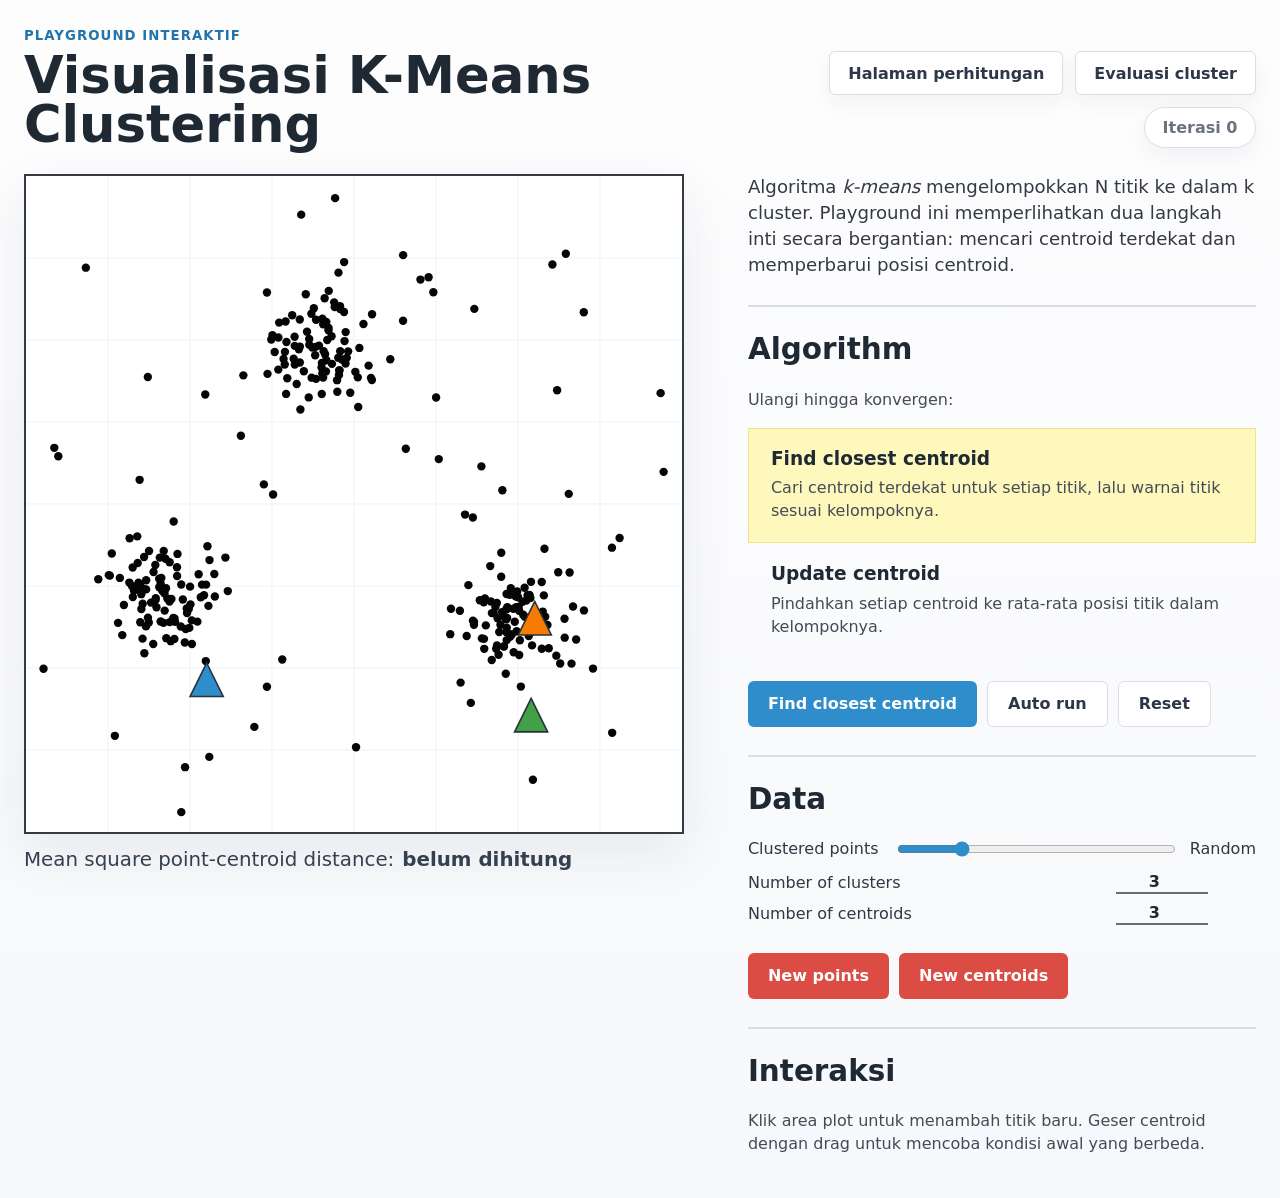
<file: K-means.html>
<!doctype html>
<html lang="id">
  <head>
    <meta charset="utf-8" />
    <meta name="viewport" content="width=device-width, initial-scale=1" />
    <title>Visualisasi K-Means Clustering</title>
    <link rel="stylesheet" href="styles.css" />
  </head>
  <body>
    <main class="page-shell">
      <header class="topbar">
        <div>
          <p class="eyebrow">Playground Interaktif</p>
          <h1>Visualisasi K-Means Clustering</h1>
        </div>
        <nav class="page-actions" aria-label="Navigasi halaman">
          <a class="nav-button" href="calculation.html">Halaman perhitungan</a>
          <a class="nav-button" href="evaluation.html">Evaluasi cluster</a>
          <div class="status-pill" id="iterationStatus">Iterasi 0</div>
        </nav>
      </header>

      <section class="workspace" aria-label="Playground algoritma K-Means">
        <div class="plot-column">
          <div class="canvas-frame">
            <canvas id="plotCanvas" width="920" height="920" aria-label="Scatter plot K-Means"></canvas>
          </div>
          <div class="metric-row">
            <span>Mean square point-centroid distance:</span>
            <strong id="mseValue">belum dihitung</strong>
          </div>
        </div>

        <aside class="side-panel">
          <section class="intro">
            <p>
              Algoritma <em>k-means</em> mengelompokkan N titik ke dalam k cluster.
              Playground ini memperlihatkan dua langkah inti secara bergantian:
              mencari centroid terdekat dan memperbarui posisi centroid.
            </p>
          </section>

          <section class="algorithm-panel">
            <h2>Algorithm</h2>
            <p class="section-note">Ulangi hingga konvergen:</p>

            <div class="step-card active" id="assignCard">
              <h3>Find closest centroid</h3>
              <p>Cari centroid terdekat untuk setiap titik, lalu warnai titik sesuai kelompoknya.</p>
            </div>

            <div class="step-card" id="updateCard">
              <h3>Update centroid</h3>
              <p>Pindahkan setiap centroid ke rata-rata posisi titik dalam kelompoknya.</p>
            </div>

            <div class="action-row">
              <button class="primary-button" id="nextStepButton" type="button">Find closest centroid</button>
              <button class="ghost-button" id="runButton" type="button">Auto run</button>
              <button class="ghost-button" id="resetButton" type="button">Reset</button>
            </div>
          </section>

          <section class="data-panel">
            <h2>Data</h2>

            <label class="range-field">
              <span>Clustered points</span>
              <input id="spreadSlider" type="range" min="0" max="100" value="22" />
              <span>Random</span>
            </label>

            <label class="number-field">
              <span>Number of clusters</span>
              <input id="clusterInput" type="number" min="1" max="8" value="3" />
            </label>

            <label class="number-field">
              <span>Number of centroids</span>
              <input id="centroidInput" type="number" min="1" max="8" value="3" />
            </label>

            <div class="button-grid">
              <button class="danger-button" id="newPointsButton" type="button">New points</button>
              <button class="danger-button" id="newCentroidsButton" type="button">New centroids</button>
            </div>
          </section>

          <section class="tips-panel" aria-label="Petunjuk interaksi">
            <h2>Interaksi</h2>
            <p>Klik area plot untuk menambah titik baru. Geser centroid dengan drag untuk mencoba kondisi awal yang berbeda.</p>
          </section>
        </aside>
      </section>
    </main>

    <script src="app.js"></script>
  </body>
</html>
</file>
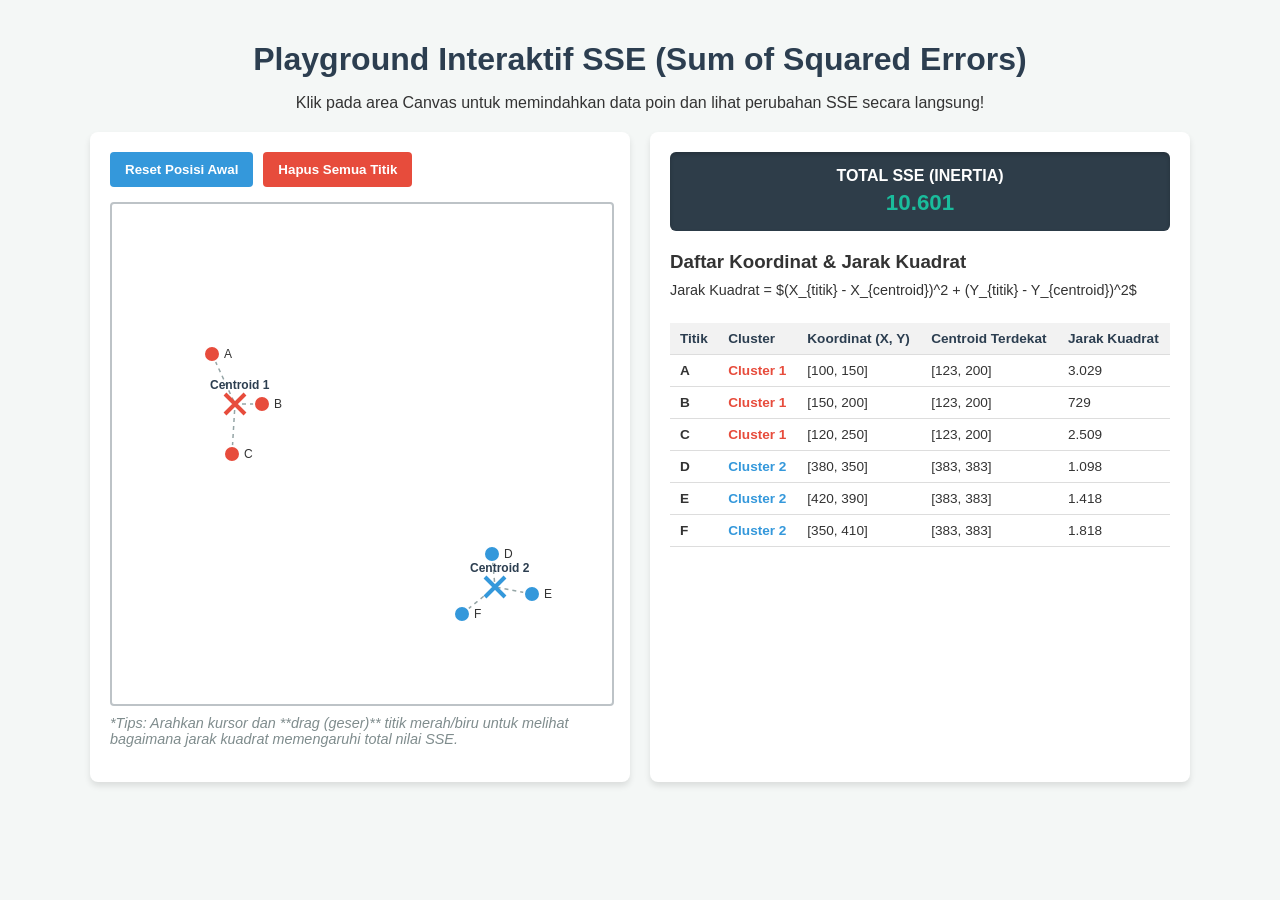
<file: SEE.html>
<!DOCTYPE html>
<html lang="id">
<head>
    <meta charset="UTF-8">
    <meta name="viewport" content="width=device-width, initial-scale=1.0">
    <title>Playground Interaktif Perhitungan SSE Clustering</title>
    <style>
        body {
            font-family: 'Segoe UI', Tahoma, Geneva, Verdana, sans-serif;
            background-color: #f4f7f6;
            color: #333;
            margin: 0;
            padding: 20px;
        }
        .container {
            max-width: 1100px;
            margin: 0 auto;
        }
        header {
            text-align: center;
            margin-bottom: 20px;
        }
        h1 { margin-bottom: 5px; color: #2c3e50; }
        .grid {
            display: grid;
            grid-template-columns: 1fr 1fr;
            gap: 20px;
        }
        @media (max-width: 850px) {
            .grid { grid-template-columns: 1fr; }
        }
        .card {
            background: white;
            padding: 20px;
            border-radius: 8px;
            box-shadow: 0 4px 6px rgba(0,0,0,0.1);
        }
        canvas {
            border: 2px solid #bdc3c7;
            border-radius: 4px;
            background-color: #ffffff;
            cursor: crosshair;
            width: 100%;
            height: auto;
        }
        .instruction {
            font-size: 0.9rem;
            color: #7f8c8d;
            margin-top: 5px;
            font-style: italic;
        }
        .controls {
            margin-bottom: 15px;
            display: flex;
            gap: 10px;
        }
        button {
            padding: 10px 15px;
            border: none;
            border-radius: 4px;
            background-color: #3498db;
            color: white;
            font-weight: bold;
            cursor: pointer;
            transition: background 0.2s;
        }
        button:hover { background-color: #2980b9; }
        button.clear { background-color: #e74c3c; }
        button.clear:hover { background-color: #c0392b; }
        .sse-box {
            background-color: #2e3d49;
            color: #1abc9c;
            padding: 15px;
            border-radius: 6px;
            font-size: 1.4rem;
            font-weight: bold;
            text-align: center;
            margin-bottom: 20px;
            box-shadow: inset 0 2px 4px rgba(0,0,0,0.2);
        }
        .sse-box span { color: white; font-size: 1rem; display: block; margin-bottom: 5px;}
        table {
            width: 100%;
            border-collapse: collapse;
            margin-top: 10px;
            font-size: 0.85rem;
        }
        th, td {
            padding: 8px 10px;
            text-align: left;
            border-bottom: 1px solid #ddd;
        }
        th { background-color: #f2f2f2; color: #2c3e50; }
        .c1-text { color: #e74c3c; font-weight: bold; }
        .c2-text { color: #3498db; font-weight: bold; }
    </style>
</head>
<body>

<div class="container">
    <header>
        <h1>Playground Interaktif SSE (Sum of Squared Errors)</h1>
        <p>Klik pada area Canvas untuk memindahkan data poin dan lihat perubahan SSE secara langsung!</p>
    </header>

    <div class="grid">
        <div class="card">
            <div class="controls">
                <button onclick="resetData()">Reset Posisi Awal</button>
                <button class="clear" onclick="clearAllPoints()">Hapus Semua Titik</button>
            </div>
            <canvas id="clusterCanvas" width="500" height="500"></canvas>
            <p class="instruction">*Tips: Arahkan kursor dan **drag (geser)** titik merah/biru untuk melihat bagaimana jarak kuadrat memengaruhi total nilai SSE.</p>
        </div>

        <div class="card">
            <div class="sse-box">
                <span>TOTAL SSE (INERTIA)</span>
                <div id="sseValue">0.00</div>
            </div>

            <h3>Daftar Koordinat & Jarak Kuadrat</h3>
            <p style="font-size: 0.9rem; margin-top:-10px;">Jarak Kuadrat = $(X_{titik} - X_{centroid})^2 + (Y_{titik} - Y_{centroid})^2$</p>
            
            <div style="overflow-x: auto;">
                <table>
                    <thead>
                        <tr>
                            <th>Titik</th>
                            <th>Cluster</th>
                            <th>Koordinat (X, Y)</th>
                            <th>Centroid Terdekat</th>
                            <th>Jarak Kuadrat</th>
                        </tr>
                    </thead>
                    <tbody id="tableBody">
                        </tbody>
                </table>
            </div>
        </div>
    </div>
</div>

<script>
    const canvas = document.getElementById('clusterCanvas');
    const ctx = canvas.getContext('2d');
    
    // Inisialisasi Data Awal (Playground)
    let points = [
        { id: 'A', x: 100, y: 150 },
        { id: 'B', x: 150, y: 200 },
        { id: 'C', x: 120, y: 250 },
        { id: 'D', x: 380, y: 350 },
        { id: 'E', x: 420, y: 390 },
        { id: 'F', x: 350, y: 410 }
    ];

    let centroids = [
        { id: 1, x: 0, y: 0, color: '#e74c3c', label: 'Centroid 1' },
        { id: 2, x: 0, y: 0, color: '#3498db', label: 'Centroid 2' }
    ];

    let draggedPoint = null;

    // Fungsi menghitung Centroid secara otomatis (Mean dari posisi cluster)
    function updateCentroidsAndClusters() {
        if (points.length === 0) {
            centroids[0].x = 150; centroids[0].y = 150;
            centroids[1].x = 350; centroids[1].y = 350;
            return;
        }

        // K-Means sederhana berbasis jarak terdekat (Hard Clustering)
        points.forEach(p => {
            // Kita tentukan pusat dummy sementara di awal untuk hitung kedekatan
            // Untuk simulasi interaktif ini, kita asumsikan 2 kelompok berdasarkan wilayah geografis canvas awal
            // Atau mengelompokkan ke centroid iterasi sebelumnya.
        });

        // Demi simplifikasi interaktif yang stabil: 
        // Titik A, B, C dikunci ke Cluster 1, Titik D, E, F ke Cluster 2 (Atau berdasarkan jarak terdekat)
        // Di sini kita gunakan penentuan dinamis berdasarkan jarak terdekat ke Centroid sebelumnya
        
        // Let's use static assignment based on initial groups agar user bisa bereksperimen menarik titik menjauh
        points.forEach((p, index) => {
            if(index < points.length / 2) {
                p.cluster = 1;
            } else {
                p.cluster = 2;
            }
        });

        // Hitung rata-rata koordinat untuk menggeser posisi Centroid (Sifat K-Means asli)
        [1, 2].forEach(cId => {
            let clusterPoints = points.filter(p => p.cluster === cId);
            let cIndex = cId - 1;
            if (clusterPoints.length > 0) {
                let sumX = clusterPoints.reduce((sum, p) => sum + p.x, 0);
                let sumY = clusterPoints.reduce((sum, p) => sum + p.y, 0);
                centroids[cIndex].x = Math.round(sumX / clusterPoints.length);
                centroids[cIndex].y = Math.round(sumY / clusterPoints.length);
            }
        });
    }

    // Fungsi Utama Menghitung Nilai SSE
    function calculateSSE() {
        let totalSSE = 0;
        let tableHTML = '';

        points.forEach(p => {
            let centroid = centroids[p.cluster - 1];
            
            // Rumus Jarak Kuadrat (Euclidean tanpa akar)
            let dx = p.x - centroid.x;
            let dy = p.y - centroid.y;
            let sqDist = (dx * dx) + (dy * dy);
            
            totalSSE += sqDist;

            let clusterClass = p.cluster === 1 ? 'c1-text' : 'c2-text';

            tableHTML += `<tr>
                <td><strong>${p.id}</strong></td>
                <td class="${clusterClass}">Cluster ${p.cluster}</td>
                <td>[${p.x}, ${p.y}]</td>
                <td>[${centroid.x}, ${centroid.y}]</td>
                <td>${sqDist.toLocaleString('id-ID')}</td>
            </tr>`;
        });

        document.getElementById('sseValue').innerText = totalSSE.toLocaleString('id-ID');
        document.getElementById('tableBody').innerHTML = tableHTML;
    }

    // Fungsi Menggambar pada Canvas
    function draw() {
        ctx.clearRect(0, 0, canvas.width, canvas.height);

        // Gambar Garis Hubung (Error bar visual) terlebih dahulu agar berada di bawah titik
        points.forEach(p => {
            let centroid = centroids[p.cluster - 1];
            ctx.beginPath();
            ctx.moveTo(p.x, p.y);
            ctx.lineTo(centroid.x, centroid.y);
            ctx.strokeStyle = '#95a5a6';
            ctx.lineWidth = 1.5;
            ctx.setLineDash([4, 4]); // Garis putus-putus
            ctx.stroke();
            ctx.setLineDash([]); // Reset
        });

        // Gambar Titik Data
        points.forEach(p => {
            ctx.beginPath();
            ctx.arc(p.x, p.y, 8, 0, 2 * Math.PI);
            ctx.fillStyle = p.cluster === 1 ? '#e74c3c' : '#3498db';
            ctx.fill();
            ctx.lineWidth = 2;
            ctx.strokeStyle = '#fff';
            ctx.stroke();

            // Label Titik
            ctx.fillStyle = '#333';
            ctx.font = '12px Arial';
            ctx.fillText(p.id, p.x + 12, p.y + 4);
        });

        // Gambar Centroid (Berbentuk X besar)
        centroids.forEach(c => {
            ctx.strokeStyle = c.color;
            ctx.lineWidth = 4;
            ctx.beginPath();
            let size = 10;
            // Menggambar tanda silang 'X'
            ctx.moveTo(c.x - size, c.y - size);
            ctx.lineTo(c.x + size, c.y + size);
            ctx.moveTo(c.x + size, c.y - size);
            ctx.lineTo(c.x - size, c.y + size);
            ctx.stroke();

            // Label Centroid
            ctx.fillStyle = '#2c3e50';
            ctx.font = 'bold 12px Arial';
            ctx.fillText(c.label, c.x - 25, c.y - 15);
        });
    }

    function updatePlayground() {
        updateCentroidsAndClusters();
        calculateSSE();
        draw();
    }

    // Event Listener untuk Interaksi Mouse (Drag & Drop Titik)
    canvas.addEventListener('mousedown', (e) => {
        const rect = canvas.getBoundingClientRect();
        // Menyelaraskan koordinat klik berdasarkan skala canvas asli (500x500)
        const mouseX = (e.clientX - rect.left) * (canvas.width / rect.width);
        const mouseY = (e.clientY - rect.top) * (canvas.height / rect.height);

        // Cek apakah klik mengenai salah satu titik data
        points.forEach(p => {
            let dist = Math.sqrt((mouseX - p.x)**2 + (mouseY - p.y)**2);
            if (dist < 15) { // Radius toleransi klik 15 pixel
                draggedPoint = p;
            }
        });
    });

    canvas.addEventListener('mousemove', (e) => {
        if (draggedPoint) {
            const rect = canvas.getBoundingClientRect();
            let mouseX = (e.clientX - rect.left) * (canvas.width / rect.width);
            let mouseY = (e.clientY - rect.top) * (canvas.height / rect.height);

            // Batasi agar tidak keluar area canvas
            draggedPoint.x = Math.max(10, Math.min(canvas.width - 10, Math.round(mouseX)));
            draggedPoint.y = Math.max(10, Math.min(canvas.height - 10, Math.round(mouseY)));

            updatePlayground();
        }
    });

    window.addEventListener('mouseup', () => {
        draggedPoint = null;
    });

    // Kontrol Fitur Interaktif Tambahan
    function resetData() {
        points = [
            { id: 'A', x: 100, y: 150 },
            { id: 'B', x: 150, y: 200 },
            { id: 'C', x: 120, y: 250 },
            { id: 'D', x: 380, y: 350 },
            { id: 'E', x: 420, y: 390 },
            { id: 'F', x: 350, y: 410 }
        ];
        updatePlayground();
    }

    function clearAllPoints() {
        points = [];
        updatePlayground();
    }

    // Jalankan pertama kali saat dokumen dimuat
    updatePlayground();
</script>

</body>
</html>
</file>
<file: styles.css>
:root {
  --bg: #f7f8fb;
  --panel: #ffffff;
  --ink: #1f2933;
  --muted: #6b7280;
  --line: #d8dde6;
  --soft-line: #e8ebf1;
  --accent: #2f8dcb;
  --accent-dark: #2274aa;
  --danger: #db4c45;
  --danger-dark: #ba342f;
  --highlight: #fff8bd;
  --shadow: 0 20px 50px rgba(31, 41, 51, 0.08);
}

* {
  box-sizing: border-box;
}

body {
  margin: 0;
  min-height: 100vh;
  background:
    linear-gradient(180deg, rgba(255, 255, 255, 0.74), rgba(247, 248, 251, 0.96)),
    var(--bg);
  color: var(--ink);
  font-family:
    Inter, ui-sans-serif, system-ui, -apple-system, BlinkMacSystemFont, "Segoe UI",
    sans-serif;
}

a,
button,
input {
  font: inherit;
}

a {
  color: inherit;
  text-decoration: none;
}

.page-shell {
  width: min(1480px, calc(100vw - 48px));
  margin: 0 auto;
  padding: 28px 0 42px;
}

.topbar {
  display: flex;
  align-items: end;
  justify-content: space-between;
  gap: 24px;
  margin-bottom: 26px;
}

.eyebrow {
  margin: 0 0 8px;
  color: var(--accent-dark);
  font-size: 0.83rem;
  font-weight: 800;
  letter-spacing: 0.08em;
  text-transform: uppercase;
}

h1 {
  margin: 0;
  font-size: clamp(2.35rem, 4vw, 4.9rem);
  line-height: 0.95;
  font-weight: 760;
  letter-spacing: 0;
}

.status-pill {
  min-width: 112px;
  border: 1px solid var(--line);
  border-radius: 999px;
  padding: 10px 16px;
  background: var(--panel);
  color: var(--muted);
  text-align: center;
  font-weight: 700;
  white-space: nowrap;
  box-shadow: 0 8px 20px rgba(31, 41, 51, 0.05);
}

.page-actions {
  display: flex;
  align-items: center;
  justify-content: end;
  gap: 12px;
  flex-wrap: wrap;
}

.nav-button {
  min-height: 44px;
  display: inline-flex;
  align-items: center;
  justify-content: center;
  border: 1px solid var(--line);
  border-radius: 6px;
  padding: 0 18px;
  background: var(--panel);
  color: #2d3748;
  font-weight: 780;
  box-shadow: 0 8px 20px rgba(31, 41, 51, 0.05);
  transition:
    background 140ms ease,
    box-shadow 140ms ease,
    transform 140ms ease;
}

.nav-button:hover {
  background: #f1f5f9;
  box-shadow: 0 10px 22px rgba(31, 41, 51, 0.12);
  transform: translateY(-1px);
}

.workspace {
  display: grid;
  grid-template-columns: minmax(520px, 1.13fr) minmax(360px, 0.87fr);
  gap: clamp(28px, 5vw, 78px);
  align-items: start;
}

.plot-column {
  min-width: 0;
}

.canvas-frame {
  position: relative;
  overflow: hidden;
  width: 100%;
  aspect-ratio: 1 / 1;
  border: 2px solid #333b45;
  background: #ffffff;
  box-shadow: var(--shadow);
  touch-action: none;
}

canvas {
  display: block;
  width: 100%;
  height: 100%;
  cursor: crosshair;
}

.metric-row {
  display: flex;
  flex-wrap: wrap;
  gap: 8px;
  margin-top: 14px;
  color: #374151;
  font-size: clamp(1.05rem, 1.55vw, 1.45rem);
  line-height: 1.25;
}

.metric-row strong {
  font-weight: 780;
}

.side-panel {
  display: grid;
  gap: 28px;
}

.intro,
.algorithm-panel,
.data-panel,
.tips-panel {
  border-top: 2px solid var(--line);
  padding-top: 28px;
}

.intro {
  border-top: 0;
  padding-top: 0;
}

.intro p {
  margin: 0;
  color: #343a43;
  font-size: clamp(1.04rem, 1.42vw, 1.45rem);
  line-height: 1.42;
}

h2 {
  margin: 0 0 24px;
  font-size: clamp(1.65rem, 2.3vw, 2.7rem);
  line-height: 1;
  letter-spacing: 0;
}

h3 {
  margin: 0 0 8px;
  font-size: clamp(1.15rem, 1.45vw, 1.75rem);
  line-height: 1.1;
  letter-spacing: 0;
}

.section-note,
.step-card p,
.tips-panel p {
  margin: 0;
  color: #434b56;
  font-size: clamp(1rem, 1.16vw, 1.25rem);
  line-height: 1.42;
}

.section-note {
  margin-bottom: 16px;
}

.step-card {
  border: 1px solid transparent;
  padding: 20px 22px;
  transition:
    background 180ms ease,
    border-color 180ms ease,
    transform 180ms ease;
}

.step-card.active {
  border-color: #eee589;
  background: var(--highlight);
  transform: translateX(0);
}

.action-row {
  display: flex;
  flex-wrap: wrap;
  gap: 10px;
  margin-top: 22px;
}

button {
  min-height: 46px;
  border: 0;
  border-radius: 6px;
  padding: 0 20px;
  color: #ffffff;
  font-weight: 780;
  line-height: 1;
  cursor: pointer;
  transition:
    transform 140ms ease,
    box-shadow 140ms ease,
    background 140ms ease;
}

button:hover {
  transform: translateY(-1px);
  box-shadow: 0 10px 22px rgba(31, 41, 51, 0.16);
}

button:active {
  transform: translateY(0);
  box-shadow: none;
}

button:focus-visible,
input:focus-visible {
  outline: 3px solid rgba(47, 141, 203, 0.35);
  outline-offset: 3px;
}

.primary-button {
  background: var(--accent);
}

.primary-button:hover {
  background: var(--accent-dark);
}

.ghost-button {
  border: 1px solid var(--line);
  background: #ffffff;
  color: #2d3748;
}

.ghost-button:hover {
  background: #f1f5f9;
}

.danger-button {
  background: var(--danger);
}

.danger-button:hover {
  background: var(--danger-dark);
}

.range-field {
  display: grid;
  grid-template-columns: max-content minmax(150px, 1fr) max-content;
  gap: 16px;
  align-items: center;
  margin-bottom: 12px;
  color: #303742;
  font-size: clamp(1rem, 1.18vw, 1.3rem);
}

input[type="range"] {
  width: 100%;
  accent-color: var(--accent);
}

.number-field {
  display: grid;
  grid-template-columns: minmax(180px, 1fr) 92px;
  gap: 14px;
  align-items: center;
  width: min(100%, 460px);
  margin-top: 8px;
  color: #303742;
  font-size: clamp(1rem, 1.18vw, 1.3rem);
}

.number-field input {
  width: 100%;
  border: 0;
  border-bottom: 2px solid #656d78;
  background: transparent;
  color: var(--ink);
  text-align: center;
  font-weight: 750;
}

.button-grid {
  display: flex;
  flex-wrap: wrap;
  gap: 10px;
  margin-top: 28px;
}

.calc-shell {
  width: min(1540px, calc(100vw - 48px));
}

.algorithm-paper {
  width: min(1120px, 100%);
  margin: 0 0 30px;
  border-top: 3px solid #303742;
  border-bottom: 3px solid #303742;
  background: rgba(255, 255, 255, 0.8);
  box-shadow: var(--shadow);
}

.paper-title {
  border-bottom: 2px solid #9ca3af;
  padding: 10px 20px 8px;
  font-family: Georgia, "Times New Roman", serif;
  font-size: clamp(1.35rem, 2.1vw, 2.15rem);
  line-height: 1.2;
}

.algorithm-paper ol {
  margin: 0;
  padding: 8px 20px 16px 74px;
  font-family: Georgia, "Times New Roman", serif;
  font-size: clamp(1.12rem, 1.7vw, 1.75rem);
  line-height: 1.38;
}

.algorithm-paper li {
  padding: 3px 10px;
}

.algorithm-paper li.active-line {
  background: var(--highlight);
  color: #101820;
}

.formula-band {
  display: grid;
  grid-template-columns: repeat(3, 1fr);
  gap: 16px;
  margin-bottom: 30px;
}

.formula-band > div {
  border-left: 4px solid var(--accent);
  background: var(--panel);
  padding: 18px 18px 18px 20px;
  box-shadow: var(--shadow);
}

.formula-band strong {
  display: block;
  margin-bottom: 8px;
  color: #0f172a;
  font-size: 1.05rem;
}

.formula-band span {
  color: #3f4752;
  font-size: 1.05rem;
  line-height: 1.42;
}

.fraction {
  display: inline-grid;
  grid-template-rows: auto auto;
  vertical-align: middle;
  margin: 0 4px;
  text-align: center;
  line-height: 1.05;
}

.fraction span:first-child {
  border-bottom: 1px solid currentColor;
}

.repeat-visual {
  margin-bottom: 30px;
  border: 1px solid var(--soft-line);
  border-radius: 8px;
  background: var(--panel);
  padding: 22px;
  box-shadow: var(--shadow);
}

.repeat-heading {
  display: grid;
  grid-template-columns: minmax(260px, 0.82fr) minmax(480px, 1.18fr);
  gap: 20px;
  align-items: start;
  margin-bottom: 20px;
}

.repeat-heading h2 {
  margin-bottom: 8px;
  font-size: clamp(1.45rem, 2vw, 2.15rem);
}

.repeat-heading p {
  margin: 0;
  color: var(--muted);
  line-height: 1.42;
}

.repeat-summary {
  display: grid;
  grid-template-columns: repeat(3, 1fr);
  gap: 10px;
}

.repeat-summary > div {
  border: 1px solid var(--soft-line);
  border-radius: 6px;
  background: #f8fafc;
  padding: 12px 14px;
}

.repeat-summary span {
  display: block;
  margin-bottom: 6px;
  color: var(--muted);
  font-size: 0.82rem;
  font-weight: 800;
  letter-spacing: 0.04em;
  text-transform: uppercase;
}

.repeat-summary strong {
  color: #1f2933;
  font-size: clamp(0.96rem, 1.2vw, 1.15rem);
}

.repeat-flow {
  display: grid;
  grid-template-columns: minmax(116px, 0.8fr) auto minmax(160px, 1fr) auto minmax(186px, 1fr) auto minmax(170px, 1fr);
  gap: 10px;
  align-items: stretch;
}

.repeat-node {
  border: 2px solid var(--soft-line);
  border-radius: 8px;
  background: #ffffff;
  padding: 16px;
  min-height: 92px;
}

.repeat-node span {
  display: block;
  margin-bottom: 8px;
  color: var(--muted);
  font-size: 0.82rem;
  font-weight: 800;
  letter-spacing: 0.05em;
  text-transform: uppercase;
}

.repeat-node strong {
  display: block;
  color: #1f2933;
  font-size: clamp(1rem, 1.28vw, 1.25rem);
  line-height: 1.18;
}

.repeat-node.active-repeat {
  border-color: #e6d75f;
  background: var(--highlight);
  box-shadow: inset 0 0 0 1px #fff2a0;
}

.repeat-node.done-repeat {
  border-color: rgba(47, 141, 203, 0.35);
  background: #eef8ff;
}

.repeat-connector {
  display: grid;
  place-items: center;
  color: #6b7280;
  font-weight: 900;
}

.calculation-workspace {
  display: grid;
  grid-template-columns: minmax(520px, 1.2fr) minmax(360px, 0.8fr);
  gap: clamp(28px, 4vw, 58px);
  align-items: start;
  margin-bottom: 34px;
}

.calculation-canvas-frame {
  aspect-ratio: 4 / 3;
}

.plot-legend {
  display: flex;
  flex-wrap: wrap;
  gap: 10px 16px;
  align-items: center;
  margin-top: 12px;
  color: #4b5563;
  font-size: 0.94rem;
  font-weight: 700;
}

.plot-legend span {
  display: inline-flex;
  align-items: center;
  gap: 7px;
}

.legend-dot {
  width: 11px;
  height: 11px;
  border-radius: 50%;
  background: #111827;
}

.legend-triangle {
  width: 0;
  height: 0;
  border-right: 8px solid transparent;
  border-bottom: 15px solid var(--accent);
  border-left: 8px solid transparent;
}

.legend-triangle.previous-centroid {
  border-bottom-color: transparent;
  filter: drop-shadow(0 0 0 #1f2933);
  position: relative;
}

.legend-triangle.previous-centroid::after {
  content: "";
  position: absolute;
  left: -6px;
  top: 4px;
  width: 10px;
  height: 10px;
  border: 2px dashed #6b7280;
  transform: rotate(45deg);
}

.legend-line {
  width: 26px;
  height: 2px;
  background: #6b7280;
  position: relative;
}

.legend-line::after {
  content: "";
  position: absolute;
  right: -1px;
  top: -4px;
  border-top: 5px solid transparent;
  border-bottom: 5px solid transparent;
  border-left: 8px solid #6b7280;
}

.metric-grid {
  display: grid;
  grid-template-columns: repeat(3, 1fr);
  gap: 12px;
  margin-top: 14px;
}

.metric-grid > div {
  border: 1px solid var(--soft-line);
  border-radius: 6px;
  background: var(--panel);
  padding: 14px 16px;
}

.metric-grid span {
  display: block;
  margin-bottom: 6px;
  color: var(--muted);
  font-size: 0.9rem;
  font-weight: 700;
}

.metric-grid strong {
  color: #1f2933;
  font-size: clamp(1rem, 1.25vw, 1.25rem);
}

.calculation-side .button-grid {
  display: grid;
  grid-template-columns: 1fr 1fr;
  margin-top: 22px;
}

.compact-field {
  width: 100%;
}

.tables-grid {
  display: grid;
  grid-template-columns: minmax(540px, 1.25fr) minmax(430px, 0.75fr);
  gap: 22px;
  align-items: start;
  margin-bottom: 22px;
}

.table-panel {
  overflow: hidden;
  border: 1px solid var(--soft-line);
  border-radius: 8px;
  background: var(--panel);
  box-shadow: var(--shadow);
}

.table-heading {
  padding: 20px 22px 14px;
  border-bottom: 1px solid var(--soft-line);
}

.table-heading h2 {
  margin-bottom: 8px;
  font-size: clamp(1.3rem, 1.7vw, 1.8rem);
}

.table-heading p {
  margin: 0;
  color: var(--muted);
  line-height: 1.35;
}

.table-wrap {
  overflow-x: auto;
}

table {
  width: 100%;
  border-collapse: collapse;
  min-width: 680px;
}

th,
td {
  border-bottom: 1px solid var(--soft-line);
  padding: 11px 12px;
  text-align: left;
  white-space: nowrap;
}

th {
  background: #f5f7fb;
  color: #465160;
  font-size: 0.84rem;
  letter-spacing: 0.04em;
  text-transform: uppercase;
}

td {
  color: #222a35;
  font-size: 0.96rem;
}

tbody tr:last-child td {
  border-bottom: 0;
}

.distance-min {
  background: #edf8ff;
  color: var(--accent-dark);
  font-weight: 800;
}

.cluster-badge {
  display: inline-flex;
  align-items: center;
  justify-content: center;
  min-width: 42px;
  border-radius: 999px;
  padding: 4px 10px;
  color: #ffffff;
  font-size: 0.82rem;
  font-weight: 800;
}

.muted-cell {
  color: #9ca3af;
}

.formula-cell {
  max-width: 240px;
  white-space: normal;
  line-height: 1.32;
}

.history-panel {
  margin-top: 0;
}

.history-table {
  min-width: 1080px;
}

.history-table td {
  vertical-align: top;
}

.history-list {
  display: grid;
  gap: 5px;
}

.history-list span {
  display: block;
  line-height: 1.28;
}

.decision-stop {
  color: #1f8a4c;
  font-weight: 800;
}

.decision-repeat {
  color: var(--accent-dark);
  font-weight: 800;
}

.evaluation-shell {
  width: min(1540px, calc(100vw - 48px));
}

.evaluation-intro {
  display: grid;
  grid-template-columns: 1fr 1fr;
  gap: 22px;
  margin-bottom: 30px;
}

.evaluation-intro > div {
  border: 1px solid var(--soft-line);
  border-radius: 8px;
  background: var(--panel);
  padding: 24px;
  box-shadow: var(--shadow);
}

.evaluation-intro h2 {
  margin-bottom: 10px;
  font-size: clamp(1.45rem, 2vw, 2.2rem);
}

.evaluation-intro p {
  margin: 0 0 18px;
  color: var(--muted);
  line-height: 1.42;
}

.formula-stack {
  display: grid;
  gap: 12px;
}

.formula-stack > div {
  border-left: 4px solid var(--accent);
  background: #f8fafc;
  padding: 14px 16px;
}

.formula-stack strong {
  display: block;
  margin-bottom: 6px;
  color: #111827;
}

.formula-stack span {
  color: #3f4752;
  line-height: 1.42;
}

.evaluation-workspace {
  display: grid;
  grid-template-columns: minmax(540px, 1.16fr) minmax(360px, 0.84fr);
  gap: clamp(28px, 4vw, 58px);
  align-items: start;
  margin-bottom: 24px;
}

.evaluation-canvas-frame {
  aspect-ratio: 4 / 3;
}

.evaluation-side .button-grid {
  display: grid;
  grid-template-columns: 1fr;
  margin-top: 22px;
}

.evaluation-range {
  margin-top: 14px;
}

.truth-ring {
  width: 16px;
  height: 16px;
  border: 3px solid #be123c;
  border-radius: 50%;
  background: transparent;
}

.truth-ring.truth-a {
  border-color: #be123c;
}

.silhouette-line {
  background: #db4c45;
}

.silhouette-line::after {
  border-left-color: #db4c45;
}

.selected-point-panel {
  border-top: 2px solid var(--line);
}

.selected-values {
  display: grid;
  grid-template-columns: repeat(3, 1fr);
  gap: 10px;
  margin-top: 18px;
}

.selected-values > div {
  border: 1px solid var(--soft-line);
  border-radius: 6px;
  background: #ffffff;
  padding: 12px;
}

.selected-values span {
  display: block;
  margin-bottom: 5px;
  color: var(--muted);
  font-size: 0.82rem;
  font-weight: 800;
  text-transform: uppercase;
}

.selected-values strong {
  color: #111827;
  font-size: 1.18rem;
}

.metric-dashboard {
  display: grid;
  grid-template-columns: repeat(4, 1fr);
  gap: 14px;
  margin-bottom: 24px;
}

.metric-card {
  border: 1px solid var(--soft-line);
  border-radius: 8px;
  background: var(--panel);
  padding: 18px;
  box-shadow: var(--shadow);
}

.metric-card span {
  display: block;
  margin-bottom: 8px;
  color: var(--muted);
  font-size: 0.82rem;
  font-weight: 800;
  letter-spacing: 0.05em;
  text-transform: uppercase;
}

.metric-card strong {
  display: block;
  margin-bottom: 7px;
  color: #111827;
  font-size: clamp(1.5rem, 2.1vw, 2.15rem);
}

.metric-card p {
  margin: 0;
  color: #5f6875;
  line-height: 1.32;
}

.calculation-detail-grid {
  display: grid;
  grid-template-columns: 1fr 1fr;
  gap: 18px;
  margin-bottom: 24px;
}

.detail-panel {
  overflow: hidden;
  border: 1px solid var(--soft-line);
  border-radius: 8px;
  background: var(--panel);
  box-shadow: var(--shadow);
}

.detail-heading {
  padding: 20px 22px 0;
}

.detail-heading span {
  display: block;
  margin-bottom: 7px;
  color: var(--accent-dark);
  font-size: 0.8rem;
  font-weight: 850;
  letter-spacing: 0.06em;
  text-transform: uppercase;
}

.detail-heading h2 {
  margin-bottom: 12px;
  font-size: clamp(1.28rem, 1.7vw, 1.75rem);
}

.detail-formula {
  margin: 0;
  padding: 0 22px 16px;
  color: #3f4752;
  line-height: 1.45;
}

.detail-table {
  min-width: 720px;
}

.detail-table td {
  vertical-align: top;
}

.secondary-detail-table {
  border-top: 1px solid var(--soft-line);
}

.evaluation-tables {
  margin-bottom: 22px;
}

.compact-table {
  min-width: 520px;
}

.truth-badge {
  display: inline-flex;
  align-items: center;
  justify-content: center;
  min-width: 34px;
  border: 2px solid #111827;
  border-radius: 999px;
  padding: 2px 9px;
  color: #111827;
  background: #ffffff;
  font-weight: 850;
}

.selected-row td {
  background: var(--highlight);
}

@media (max-width: 1060px) {
  .workspace {
    grid-template-columns: 1fr;
  }

  .calculation-workspace,
  .evaluation-workspace,
  .evaluation-intro,
  .calculation-detail-grid,
  .repeat-heading,
  .tables-grid,
  .formula-band {
    grid-template-columns: 1fr;
  }

  .metric-dashboard {
    grid-template-columns: repeat(2, 1fr);
  }

  .repeat-flow {
    grid-template-columns: 1fr;
  }

  .repeat-connector {
    min-height: 18px;
    transform: rotate(90deg);
  }

  .side-panel {
    grid-template-columns: 1fr 1fr;
    align-items: start;
  }

  .intro,
  .algorithm-panel,
  .data-panel,
  .tips-panel {
    border-top: 2px solid var(--line);
    padding-top: 24px;
  }
}

@media (max-width: 760px) {
  .page-shell {
    width: min(100% - 28px, 680px);
    padding-top: 20px;
  }

  .topbar {
    align-items: start;
    flex-direction: column;
    gap: 14px;
  }

  .page-actions {
    justify-content: start;
  }

  .side-panel {
    grid-template-columns: 1fr;
  }

  .algorithm-paper ol {
    padding-left: 48px;
  }

  .metric-grid,
  .repeat-summary,
  .selected-values,
  .metric-dashboard,
  .calculation-side .button-grid {
    grid-template-columns: 1fr;
  }

  .range-field {
    grid-template-columns: 1fr;
    gap: 6px;
  }

  .number-field {
    grid-template-columns: 1fr 76px;
  }

  button {
    width: 100%;
  }
}
</file>
